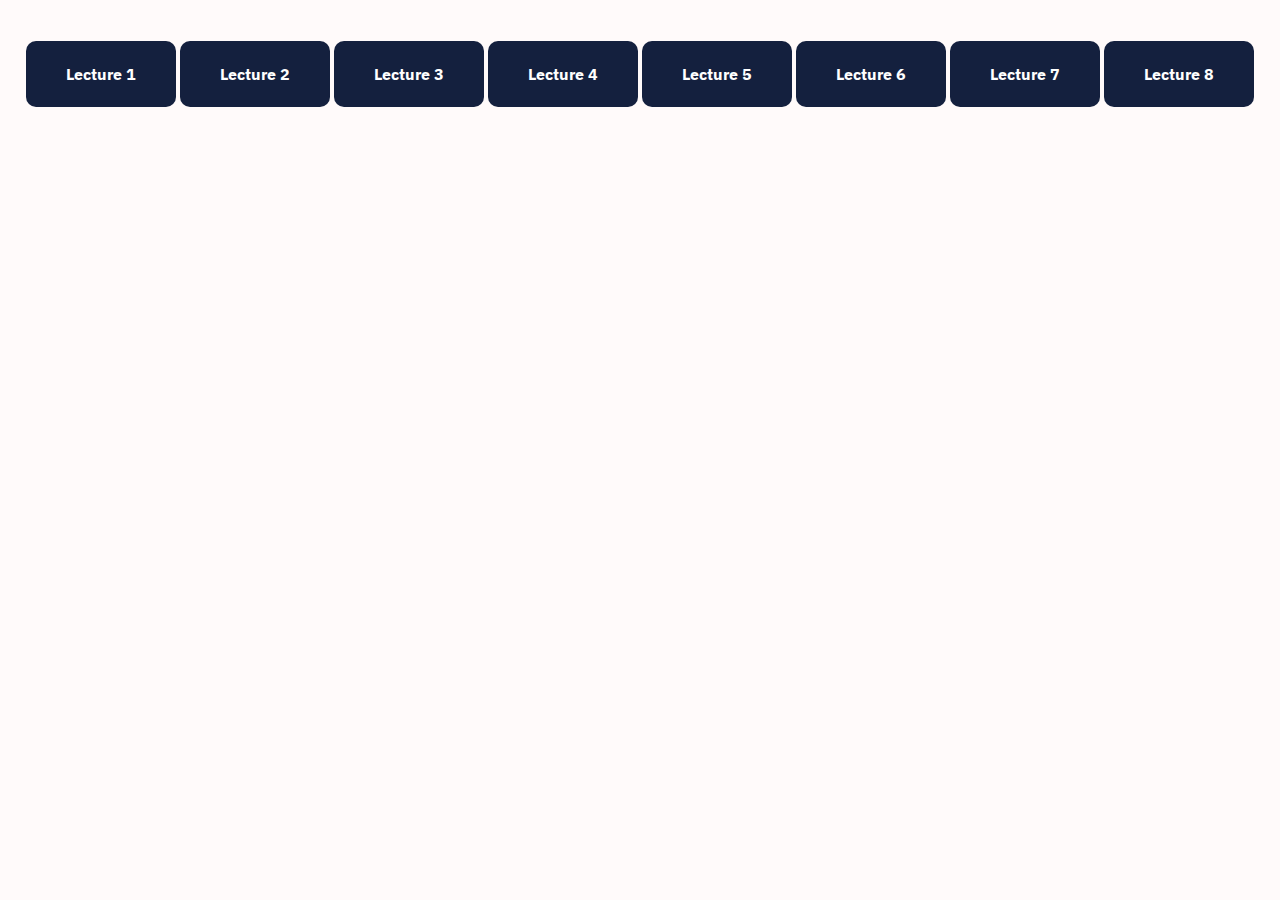
<file: index.html>
<!DOCTYPE html>
<html>
  <head>
    <title>Home Works</title>
    <link rel="stylesheet" href="css/reset.css" />
    <link rel="stylesheet" href="css/style.css" />
  </head>
  <body>
    <a href="grigolabuladze-homework1/index.html">Lecture 1</a>
    <a href="grigolabuladze-homework2/index.html">Lecture 2</a>
    <a href="grigolabuladze-homework3/index.html">Lecture 3</a>
    <a href="grigolabuladze-homework4/index.html">Lecture 4</a>
    <a href="grigolabuladze-homework5/index.html">Lecture 5</a>
    <a href="grigolabuladze-homework6/index.html">Lecture 6</a>
    <a href="grigolabuladze-homework7/index.html">Lecture 7</a>
    <a href="grigolabuladze-homework8/index.html">Lecture 8</a>
  </body>
</html>
</file>
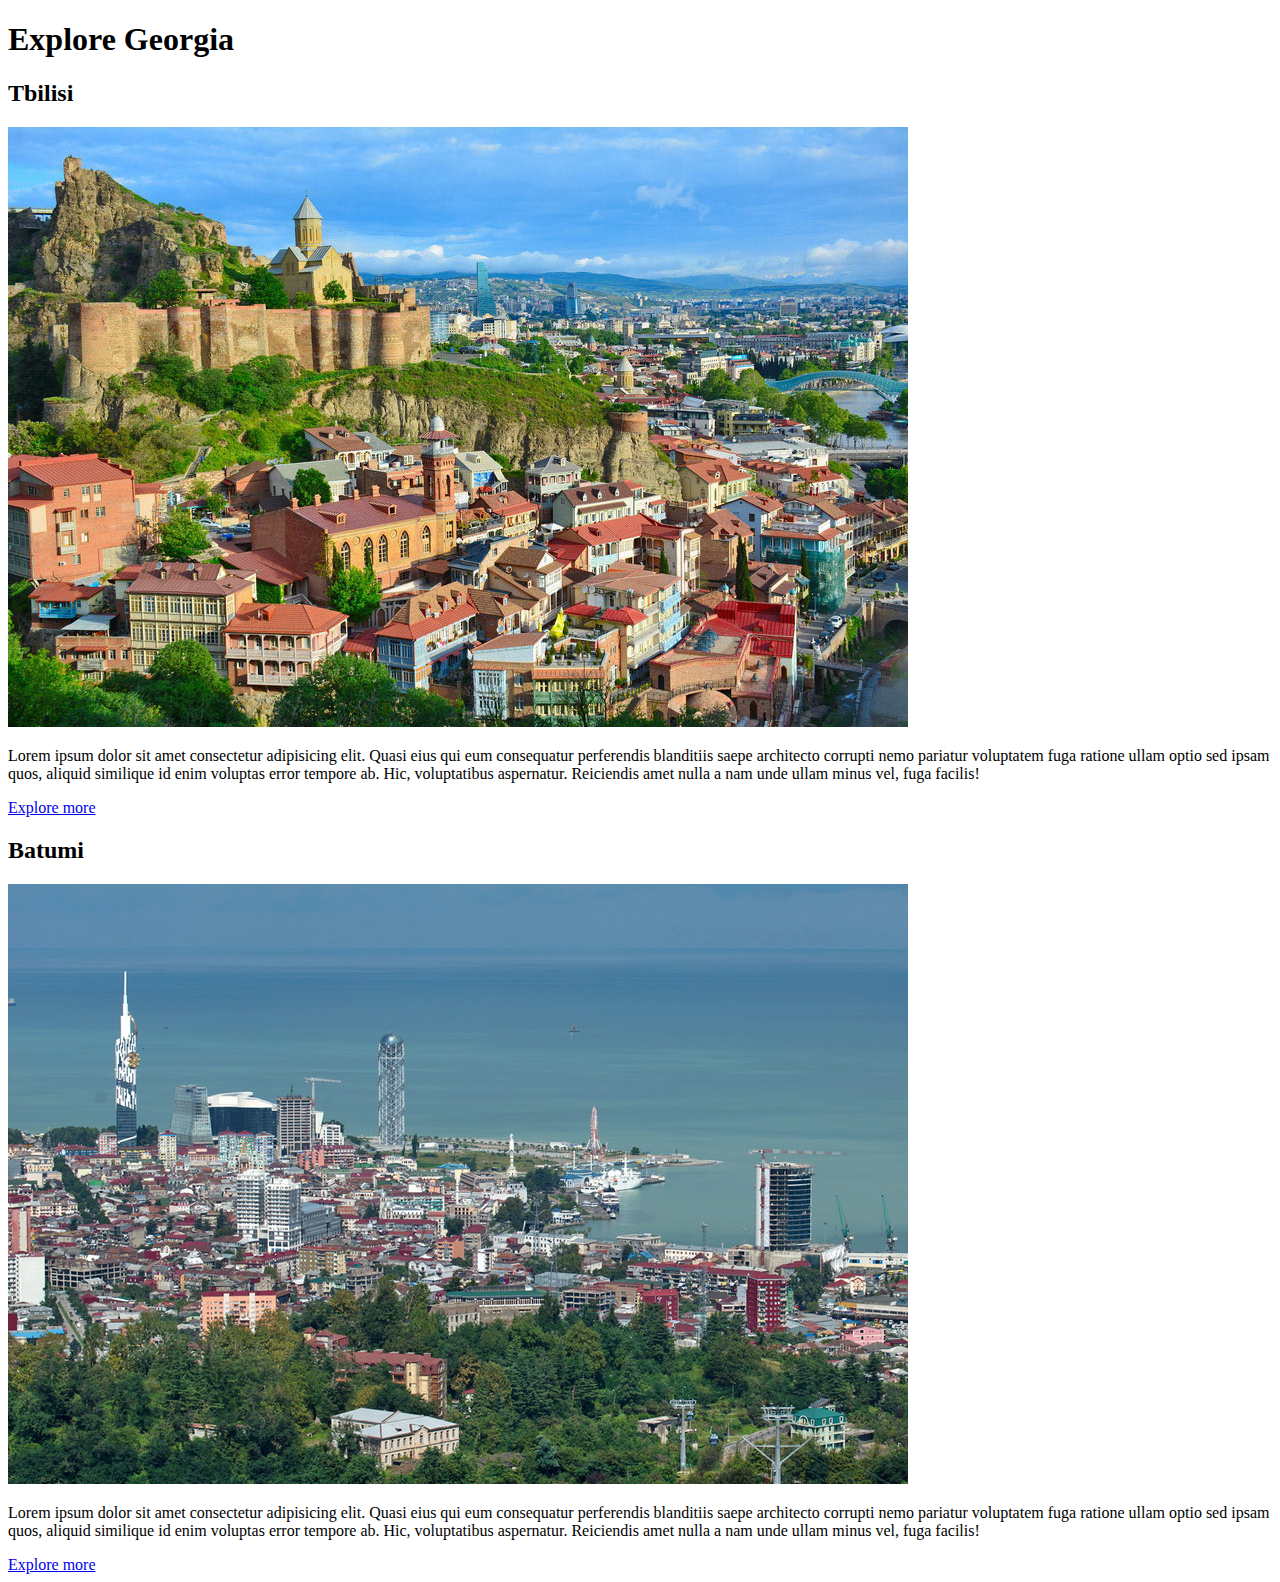
<file: grigolabuladze-homework1/index.html>
<!DOCTYPE html>
<html>
  <head>
    <title>Explore Georgia</title>
  </head>
  <body>
    <div>
      <h1>Explore Georgia</h1>
      <div>
        <h2>Tbilisi</h2>
        <img src="images\tbilisi.jpg" alt="Tbilisi" />
        <p>
          Lorem ipsum dolor sit amet consectetur adipisicing elit. Quasi eius
          qui eum consequatur perferendis blanditiis saepe architecto corrupti
          nemo pariatur voluptatem fuga ratione ullam optio sed ipsam quos,
          aliquid similique id enim voluptas error tempore ab. Hic, voluptatibus
          aspernatur. Reiciendis amet nulla a nam unde ullam minus vel, fuga
          facilis!
        </p>
        <a href="tbilisi.html">Explore more</a>
      </div>
      <div>
        <h2>Batumi</h2>
        <img src="images\batumi.jpg" alt="batumi" />
        <p>
          Lorem ipsum dolor sit amet consectetur adipisicing elit. Quasi eius
          qui eum consequatur perferendis blanditiis saepe architecto corrupti
          nemo pariatur voluptatem fuga ratione ullam optio sed ipsam quos,
          aliquid similique id enim voluptas error tempore ab. Hic, voluptatibus
          aspernatur. Reiciendis amet nulla a nam unde ullam minus vel, fuga
          facilis!
        </p>
        <a href="batumi.html">Explore more</a>
      </div>
    </div>
  </body>
</html>
</file>
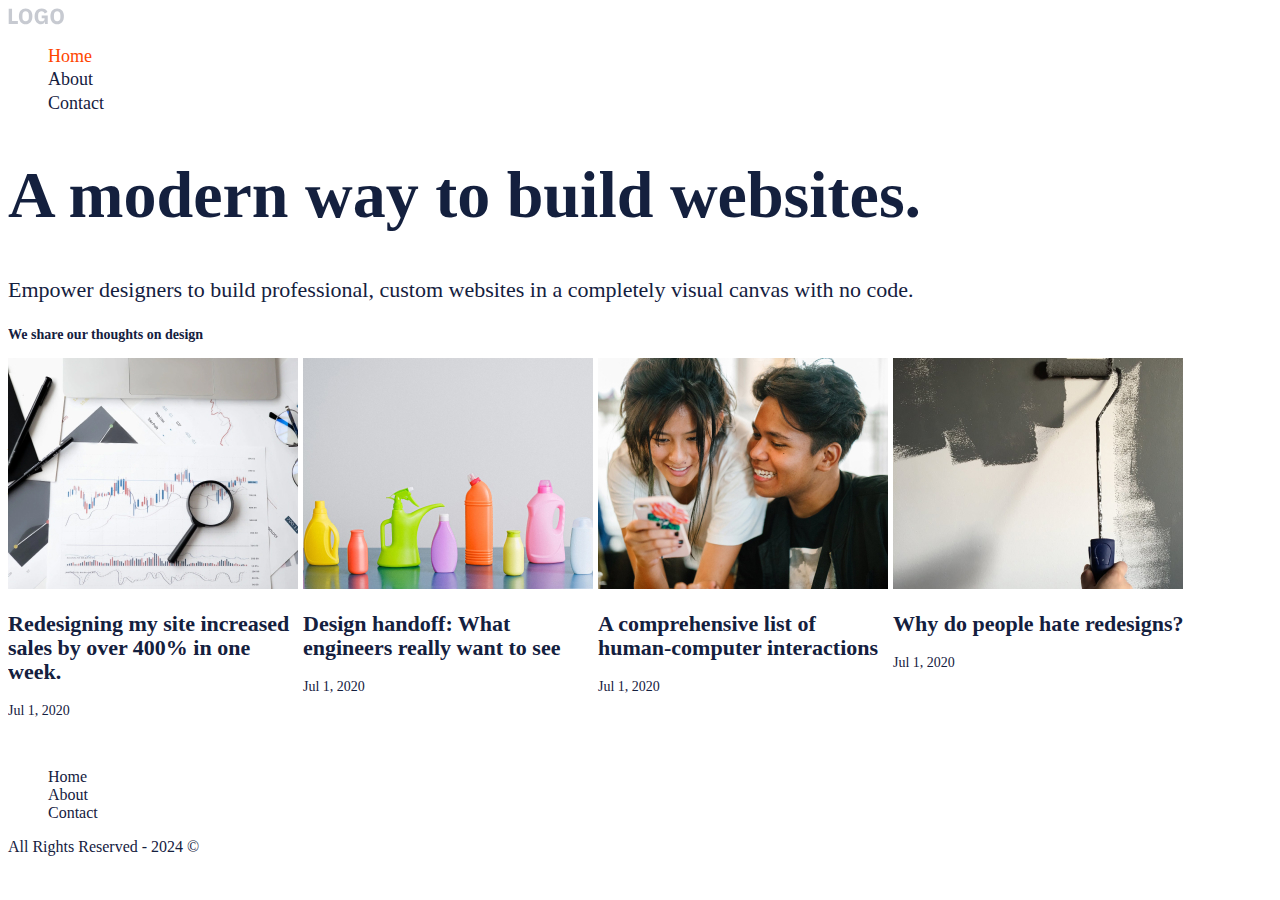
<file: grigolabuladze-homework2/index.html>
<!DOCTYPE html>
<html>
    <head>
        <link rel="stylesheet" href="styles/style.css">
        <title>Web Builder</title>
    </head>
    <body>
        <header>
            <img src="images/Logo.svg" alt="logo">
            <nav>
                <ul>
                    <li>
                        <a href="index.html" class="nav-link active">Home</a>
                    </li>
                    <li>
                        <a href="about.html" class="nav-link f-color">About</a>
                    </li>
                    <li>
                        <a href="contact.html" class="nav-link f-color">Contact</a>
                    </li>
                </ul>
            </nav>
        </header>
        <section>
            <h1 class="main-title f-color">A modern way to build websites.</h1>
            <p class="title-desc f-color">Empower designers to build professional, custom websites in a completely visual canvas with no code.</p>
        </section>
        <section>
            <p class="post-sep-title f-color">We share our thoughts on design</p>
            <div class="post-card f-color">
                <img src="images/card-1.jpg" alt="Post card">
                <h2 class="post-title">Redesigning my site increased sales by over 400% in one week.</h2>
                <p class="post-date">Jul 1, 2020</p>
            </div>
            <div class="post-card f-color">
                <img src="images/card-2.jpg" alt="Post card">
                <h2 class="post-title">Design handoff: What engineers really want to see</h2>
                <p class="post-date">Jul 1, 2020</p>
            </div>
            <div class="post-card f-color">
                <img src="images/card-3.jpg" alt="Post card">
                <h2 class="post-title">A comprehensive list of human-computer interactions</h2>
                <p class="post-date">Jul 1, 2020</p>
            </div>
            <div class="post-card f-color">
                <img src="images/card-4.jpg" alt="Post card">
                <h2 class="post-title">Why do people hate redesigns?</h2>
                <p class="post-date">Jul 1, 2020</p>
            </div>
        </section>
        <br />
        <footer>
            <section>
                <nav>
                    <ul>
                        <li>
                            <a href="index.html" class="f-color">Home</a>        
                        </li>
                        <li>
                            <a href="about.html" class="f-color">About</a>        
                        </li>
                        <li>
                            <a href="contact.html" class="f-color">Contact</a>        
                        </li>
                    </ul>
                </nav>
            </section>
            <section>
                <p class="f-color">All Rights Reserved - 2024 &copy;</p>
            </section>
        </footer>
    </body>
</html>
</file>
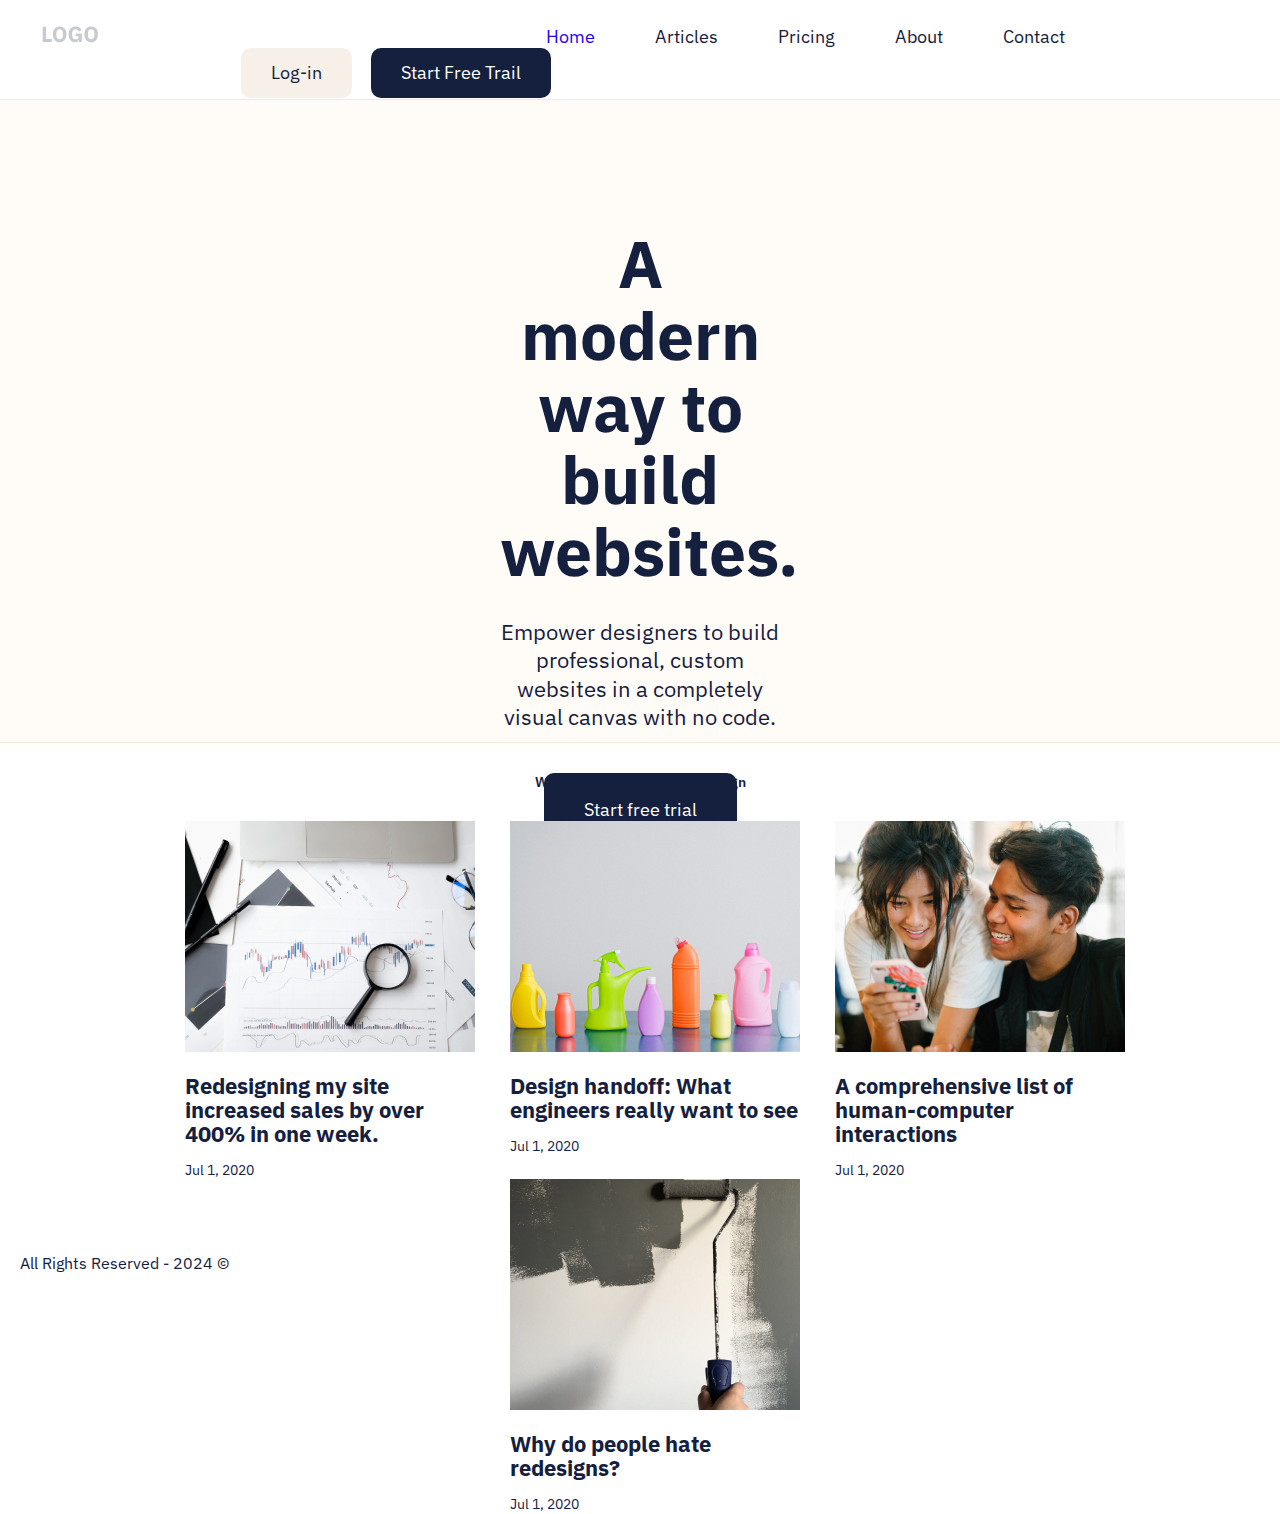
<file: grigolabuladze-homework3/index.html>
<!DOCTYPE html>
<html>
    <head>
        <link rel="stylesheet" href="styles/reset.css">
        <link rel="stylesheet" href="styles/style.css">
        <title>Web Builder</title>
    </head>
    <body>
        <header>
            <img src="images/Logo.svg" alt="logo" class="logo">
            <nav class="nav">
                <ul>
                    <li class="nav-item">
                        <a href="index.html" class="active">Home</a>
                    </li>
                    <li class="nav-item">
                        <a href="#">Articles</a>
                    </li>
                    <li class="nav-item">
                        <a href="#">Pricing</a>
                    </li>
                    <li class="nav-item">
                        <a href="#">About</a>
                    </li>
                    <li class="nav-item">
                        <a href="#">Contact</a>
                    </li>
                </ul>
            </nav>
            <div class="header-buttons">
                <a href="#" class="log-in">Log-in</a>
                <a href="#" class="free-trail">Start Free Trail</a>
            </div>
        </header>
        <section class="main-section">
            <h1 class="main-title">A modern way to build websites.</h1>
            <p class="title-desc">Empower designers to build professional, custom websites in a completely visual canvas with no code.</p>
            <a href="#" class="section-free-trail">Start free trial</a>
        </section>
        <section class="post-section">
            <p class="post-sep-title">We share our thoughts on design</p>
            <div class="post-card">
                <img src="images/card-1.jpg" alt="Post card">
                <h2 class="post-title">Redesigning my site increased sales by over 400% in one week.</h2>
                <p class="post-date">Jul 1, 2020</p>
            </div>
            <div class="post-card">
                <img src="images/card-2.jpg" alt="Post card">
                <h2 class="post-title">Design handoff: What engineers really want to see</h2>
                <p class="post-date">Jul 1, 2020</p>
            </div>
            <div class="post-card">
                <img src="images/card-3.jpg" alt="Post card">
                <h2 class="post-title">A comprehensive list of human-computer interactions</h2>
                <p class="post-date">Jul 1, 2020</p>
            </div>
            <div class="post-card">
                <img src="images/card-4.jpg" alt="Post card">
                <h2 class="post-title">Why do people hate redesigns?</h2>
                <p class="post-date">Jul 1, 2020</p>
            </div>
        </section>
        <br />
        <footer>
            <section>
                <p class="copyrights">All Rights Reserved - 2024 &copy;</p>
            </section>
        </footer>
    </body>
</html>
</file>
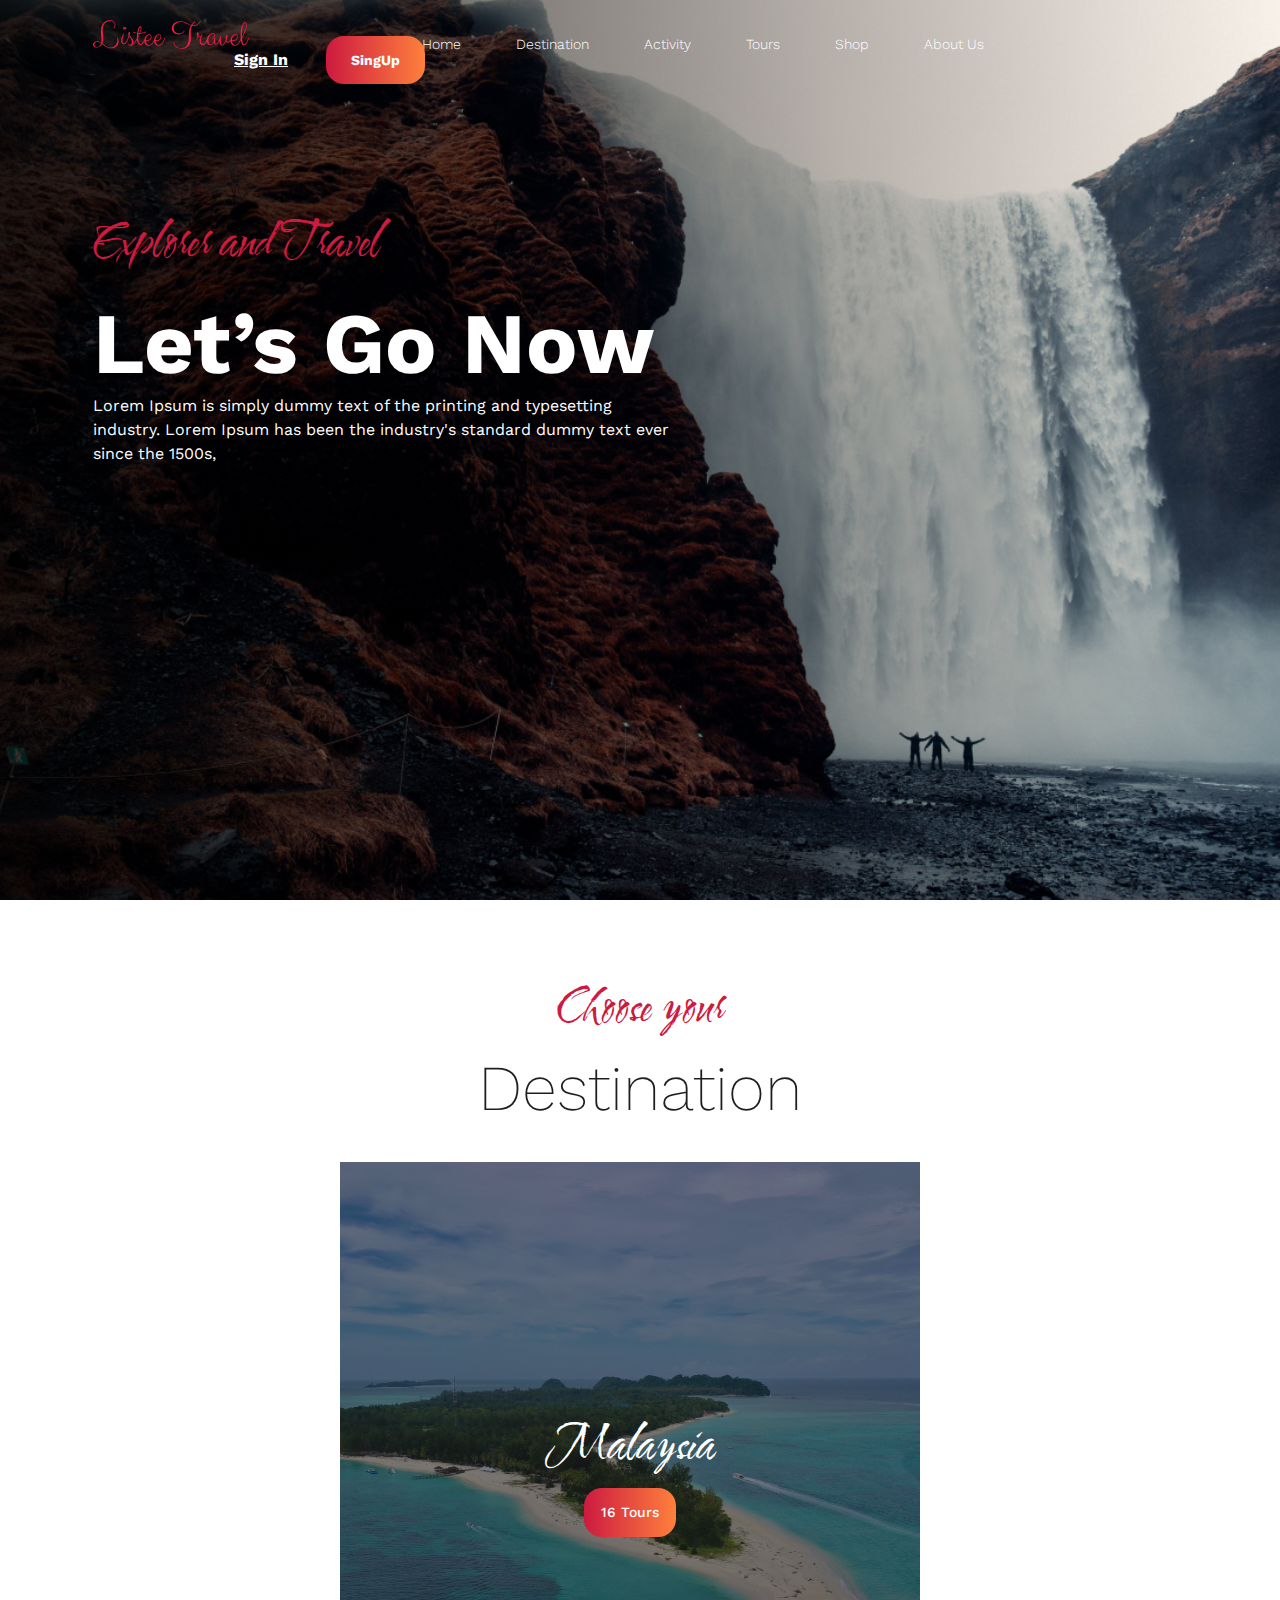
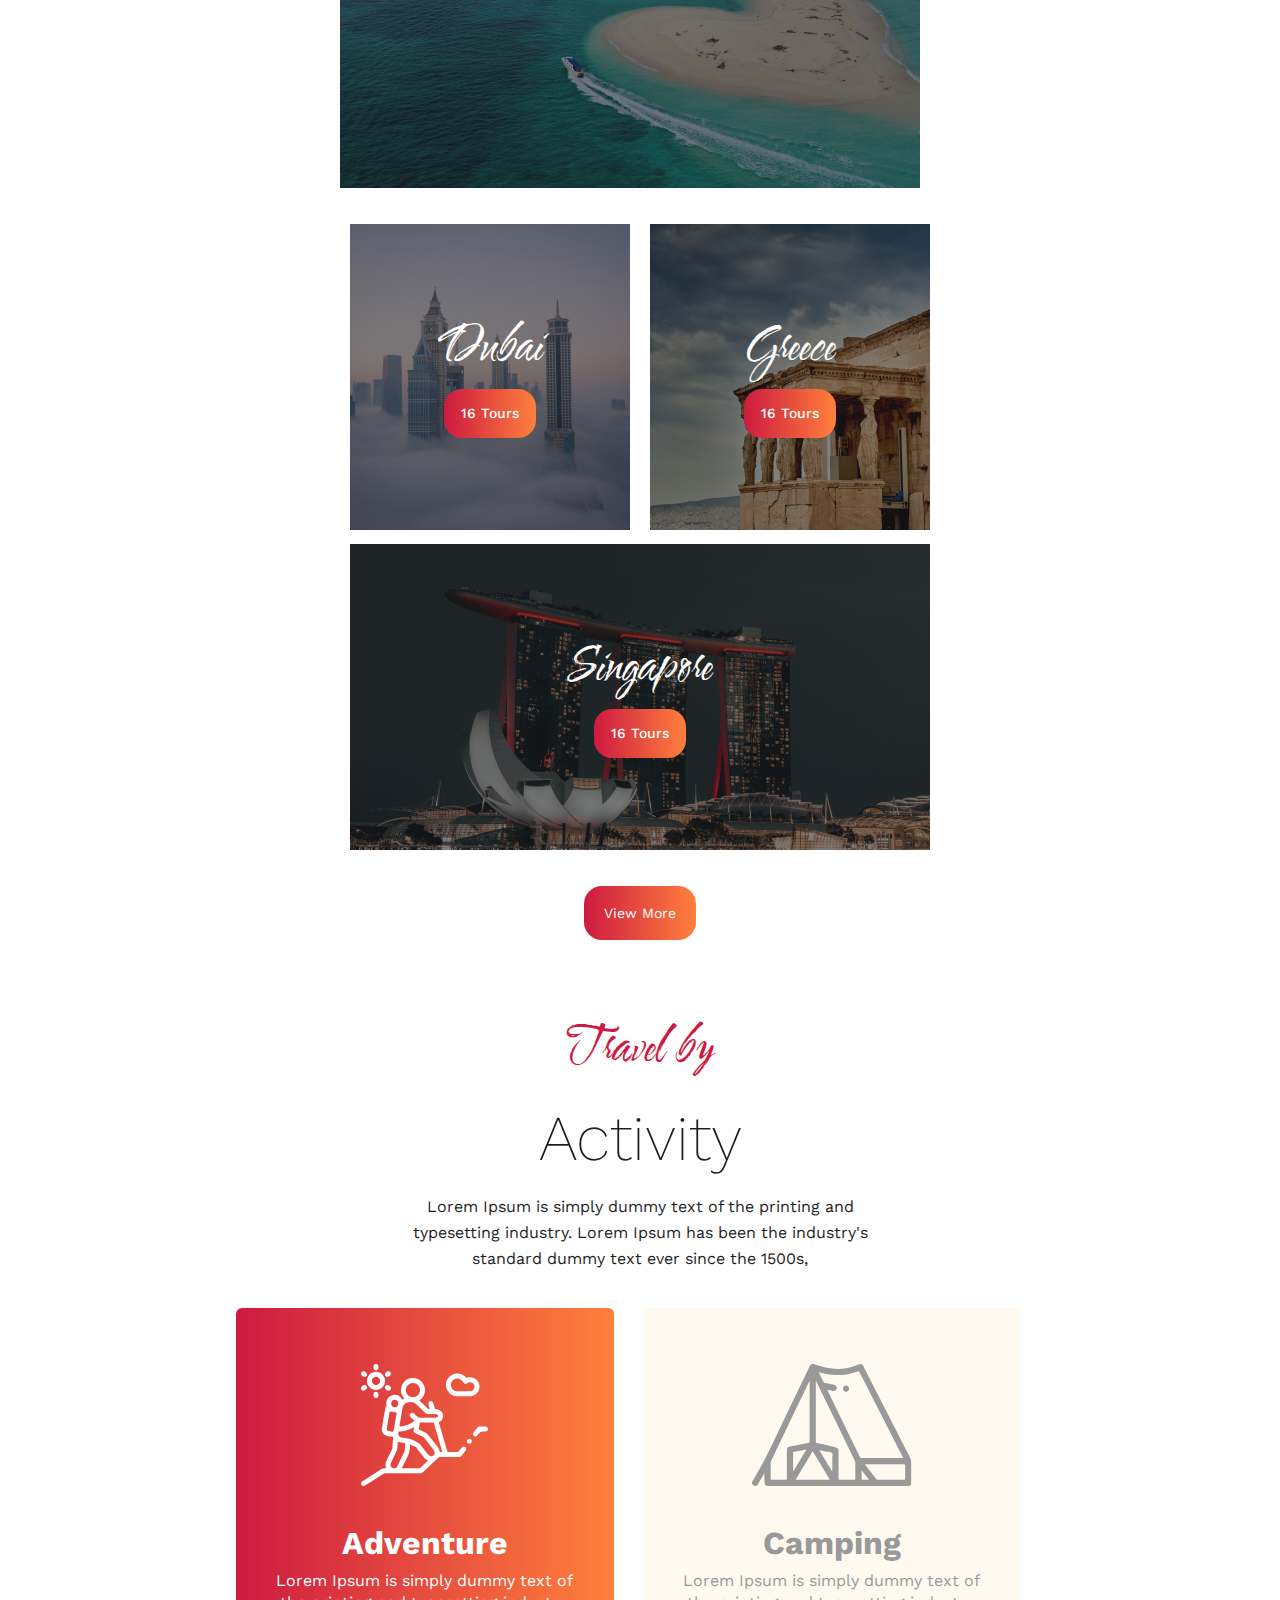
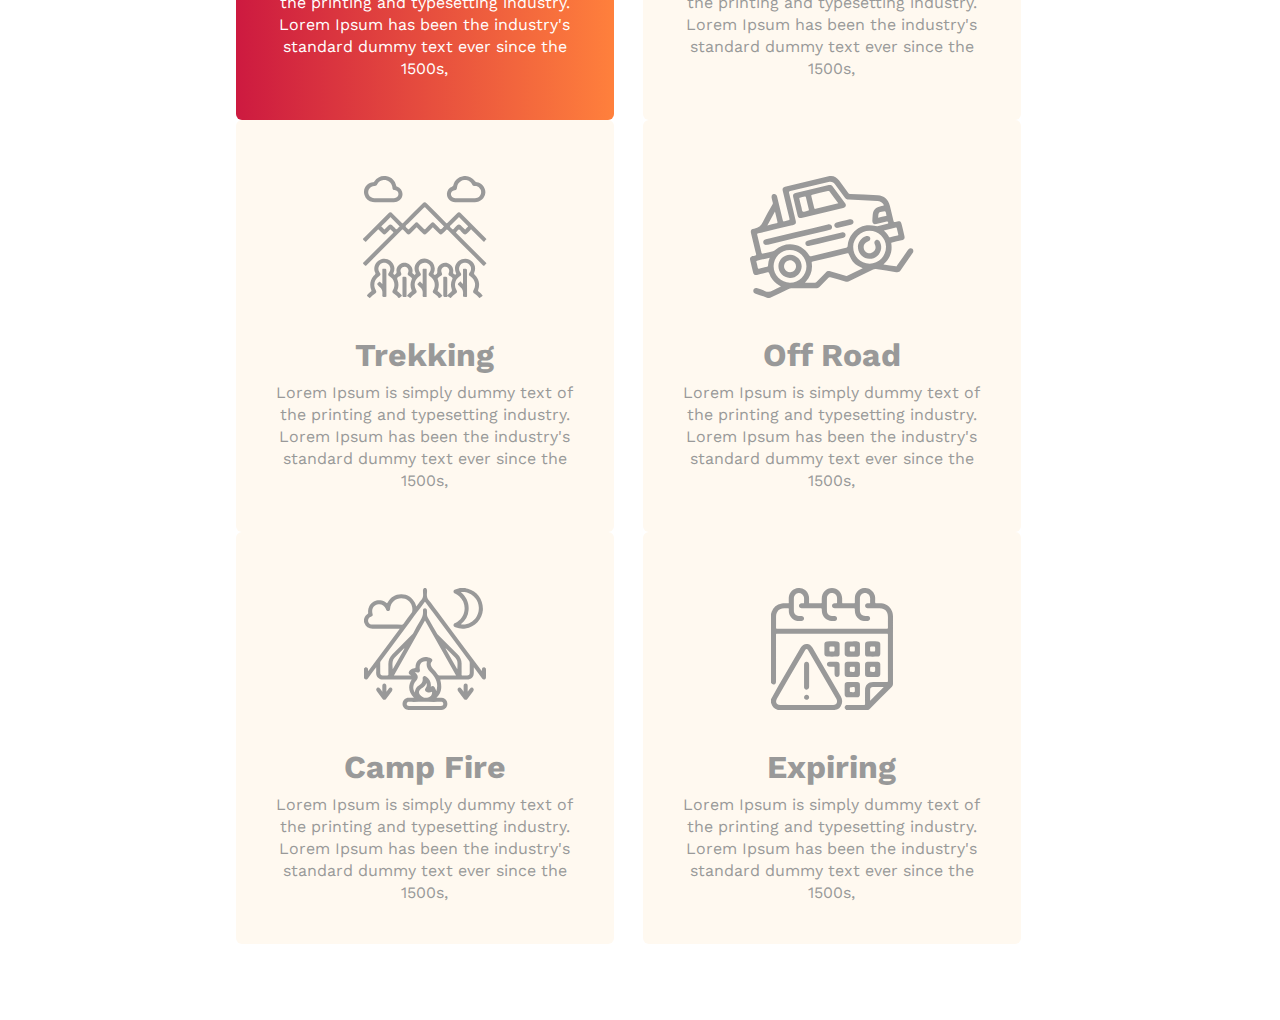
<file: grigolabuladze-homework4/index.html>
<!DOCTYPE html>
<html>
  <head>
    <link rel="stylesheet" href="css/reset.css" />
    <link rel="stylesheet" href="css/style.css" />
    <title>Lecture 4</title>
  </head>
  <body>
    <header>
      <section class="nav-sec">
        <img src="images/logo.svg" class="logo" alt="logo" />
        <nav>
          <ul>
            <li class="nav-item">
              <a href="#">Home</a>
            </li>
            <li class="nav-item">
              <a href="#destination">Destination</a>
            </li>
            <li class="nav-item">
              <a href="#activity">Activity</a>
            </li>
            <li class="nav-item">
              <a href="#">Tours</a>
            </li>
            <li class="nav-item">
              <a href="#">Shop</a>
            </li>
            <li class="nav-item">
              <a href="#">About Us</a>
            </li>
          </ul>
        </nav>
        <div class="authentication">
          <a href="#" class="sign-in">Sign In</a>
          <a href="#" class="sign-up">SingUp</a>
        </div>
      </section>
      <section class="cover-sec">
        <h2 class="pretty-title p-colored">Explorer and Travel</h2>
        <h1>Let’s Go Now</h1>
        <p class="cover-des">
          Lorem Ipsum is simply dummy text of the printing and typesetting
          industry. Lorem Ipsum has been the industry's standard dummy text ever
          since the 1500s,
        </p>
      </section>
    </header>
    <section class="destination" id="destination">
      <h2 class="pretty-title p-colored">Choose your</h2>
      <h2 class="section-title">Destination</h2>
      <div class="des-left-card">
        <h2 class="pretty-title">Malaysia</h2>
        <a href="#" class="card-button">16 Tours</a>
      </div>
      <div class="des-right-card">
        <div class="des-right-small-card dubai">
          <h2 class="pretty-title">Dubai</h2>
          <a href="#" class="card-button">16 Tours</a>
        </div>
        <div class="des-right-small-card greece">
          <h2 class="pretty-title">Greece</h2>
          <a href="#" class="card-button">16 Tours</a>
        </div>
        <div class="des-right-larg-card">
          <h2 class="pretty-title">Singapore</h2>
          <a href="#" class="card-button">16 Tours</a>
        </div>
      </div>
      <div class="more">
        <a href="#" class="tour-more">View More</a>
      </div>
    </section>

    <section class="activity" id="activity">
      <h2 class="pretty-title p-colored">Travel by</h2>
      <h2 class="act-title">Activity</h2>
      <p class="act-desc">
        Lorem Ipsum is simply dummy text of the printing and typesetting
        industry. Lorem Ipsum has been the industry's standard dummy text ever
        since the 1500s,
      </p>
      <div class="card">
        <img src="images/adventure.svg" alt="adventure" />
        <h2 class="title">Adventure</h2>
        <p class="desc">
          Lorem Ipsum is simply dummy text of the printing and typesetting
          industry. Lorem Ipsum has been the industry's standard dummy text ever
          since the 1500s,
        </p>
      </div>
      <div class="card-white">
        <img src="images/camping.svg" alt="Camping" />
        <h2 class="title">Camping</h2>
        <p class="desc">
          Lorem Ipsum is simply dummy text of the printing and typesetting
          industry. Lorem Ipsum has been the industry's standard dummy text ever
          since the 1500s,
        </p>
      </div>
      <div class="card-white">
        <img src="images/trekking.svg" alt="Trekking" />
        <h2 class="title">Trekking</h2>
        <p class="desc">
          Lorem Ipsum is simply dummy text of the printing and typesetting
          industry. Lorem Ipsum has been the industry's standard dummy text ever
          since the 1500s,
        </p>
      </div>
      <div class="card-white">
        <img src="images/off-Road.svg" alt="Off Road" />
        <h2 class="title">Off Road</h2>
        <p class="desc">
          Lorem Ipsum is simply dummy text of the printing and typesetting
          industry. Lorem Ipsum has been the industry's standard dummy text ever
          since the 1500s,
        </p>
      </div>
      <div class="card-white">
        <img src="images/camp-fire.svg" alt="Camp Fire" />
        <h2 class="title">Camp Fire</h2>
        <p class="desc">
          Lorem Ipsum is simply dummy text of the printing and typesetting
          industry. Lorem Ipsum has been the industry's standard dummy text ever
          since the 1500s,
        </p>
      </div>
      <div class="card-white">
        <img src="images/expiring.svg" alt="Expiring" />
        <h2 class="title">Expiring</h2>
        <p class="desc">
          Lorem Ipsum is simply dummy text of the printing and typesetting
          industry. Lorem Ipsum has been the industry's standard dummy text ever
          since the 1500s,
        </p>
      </div>
    </section>
  </body>
</html>
</file>
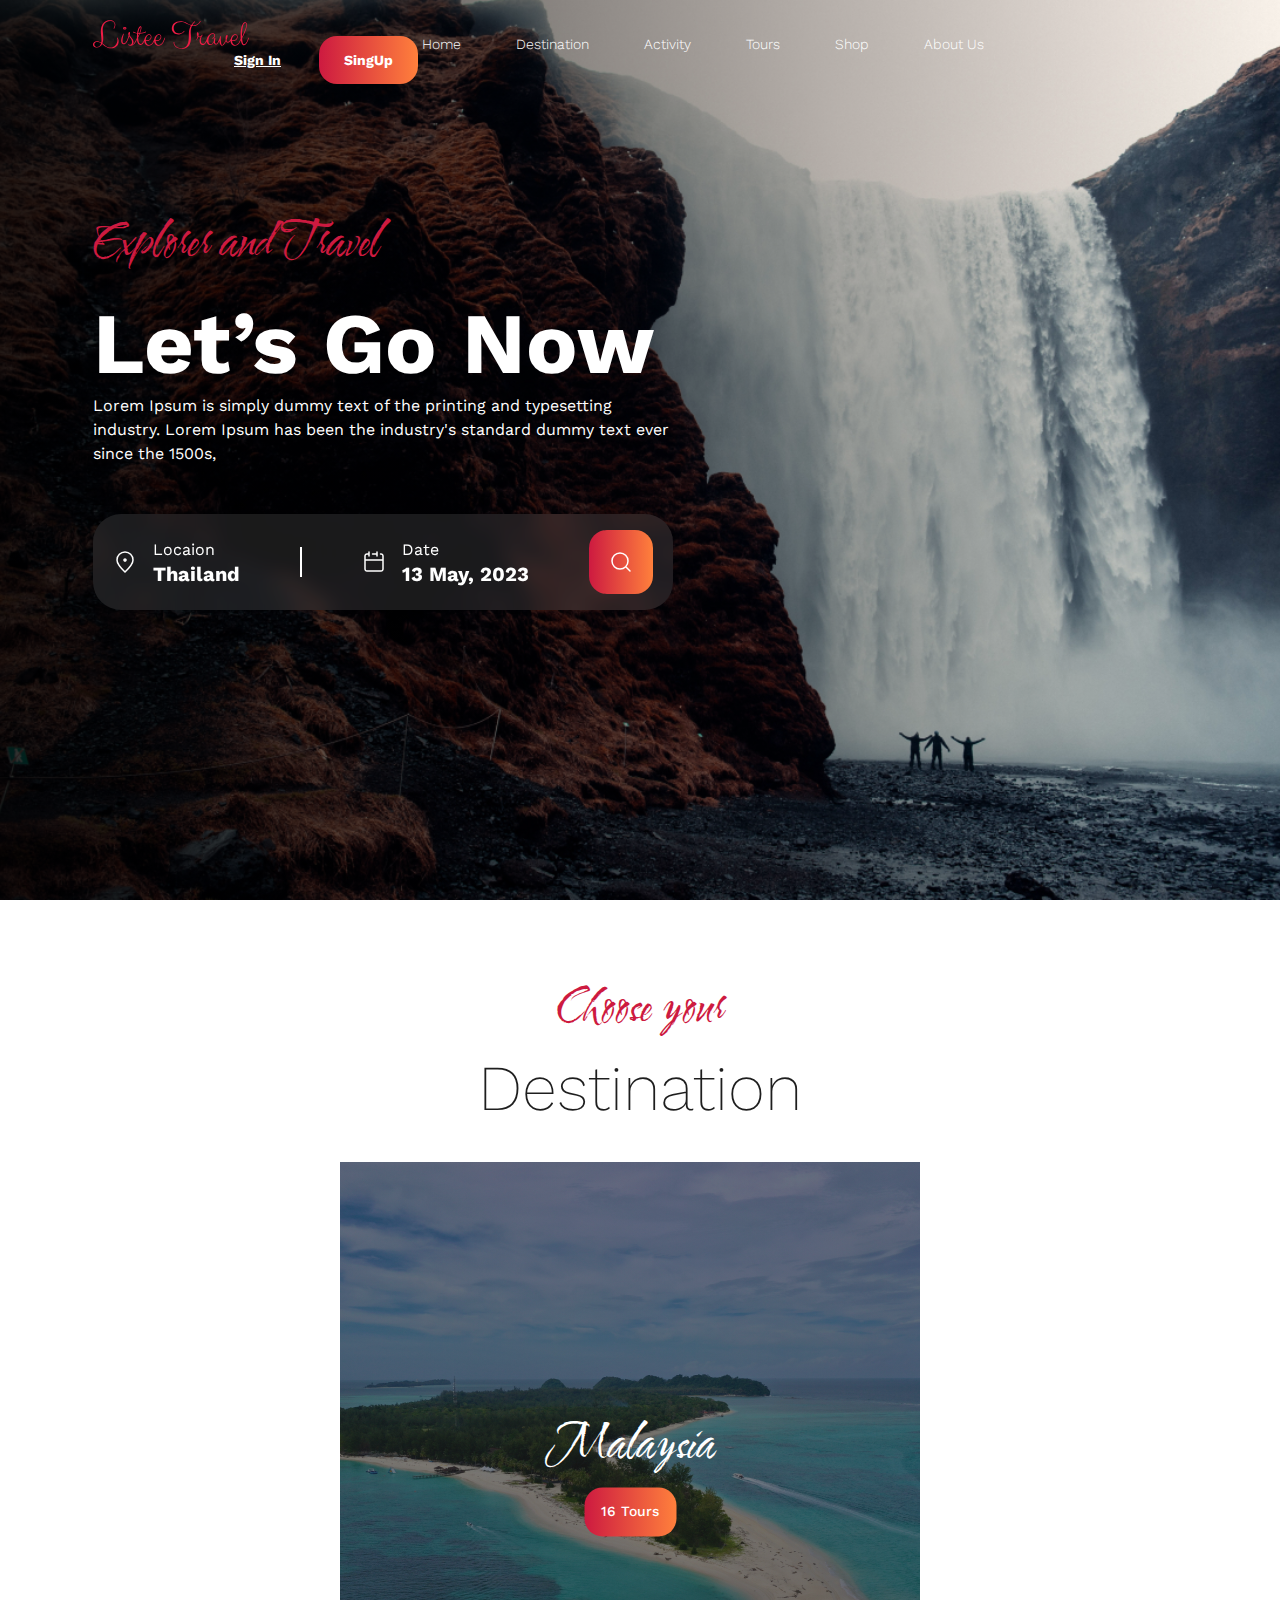
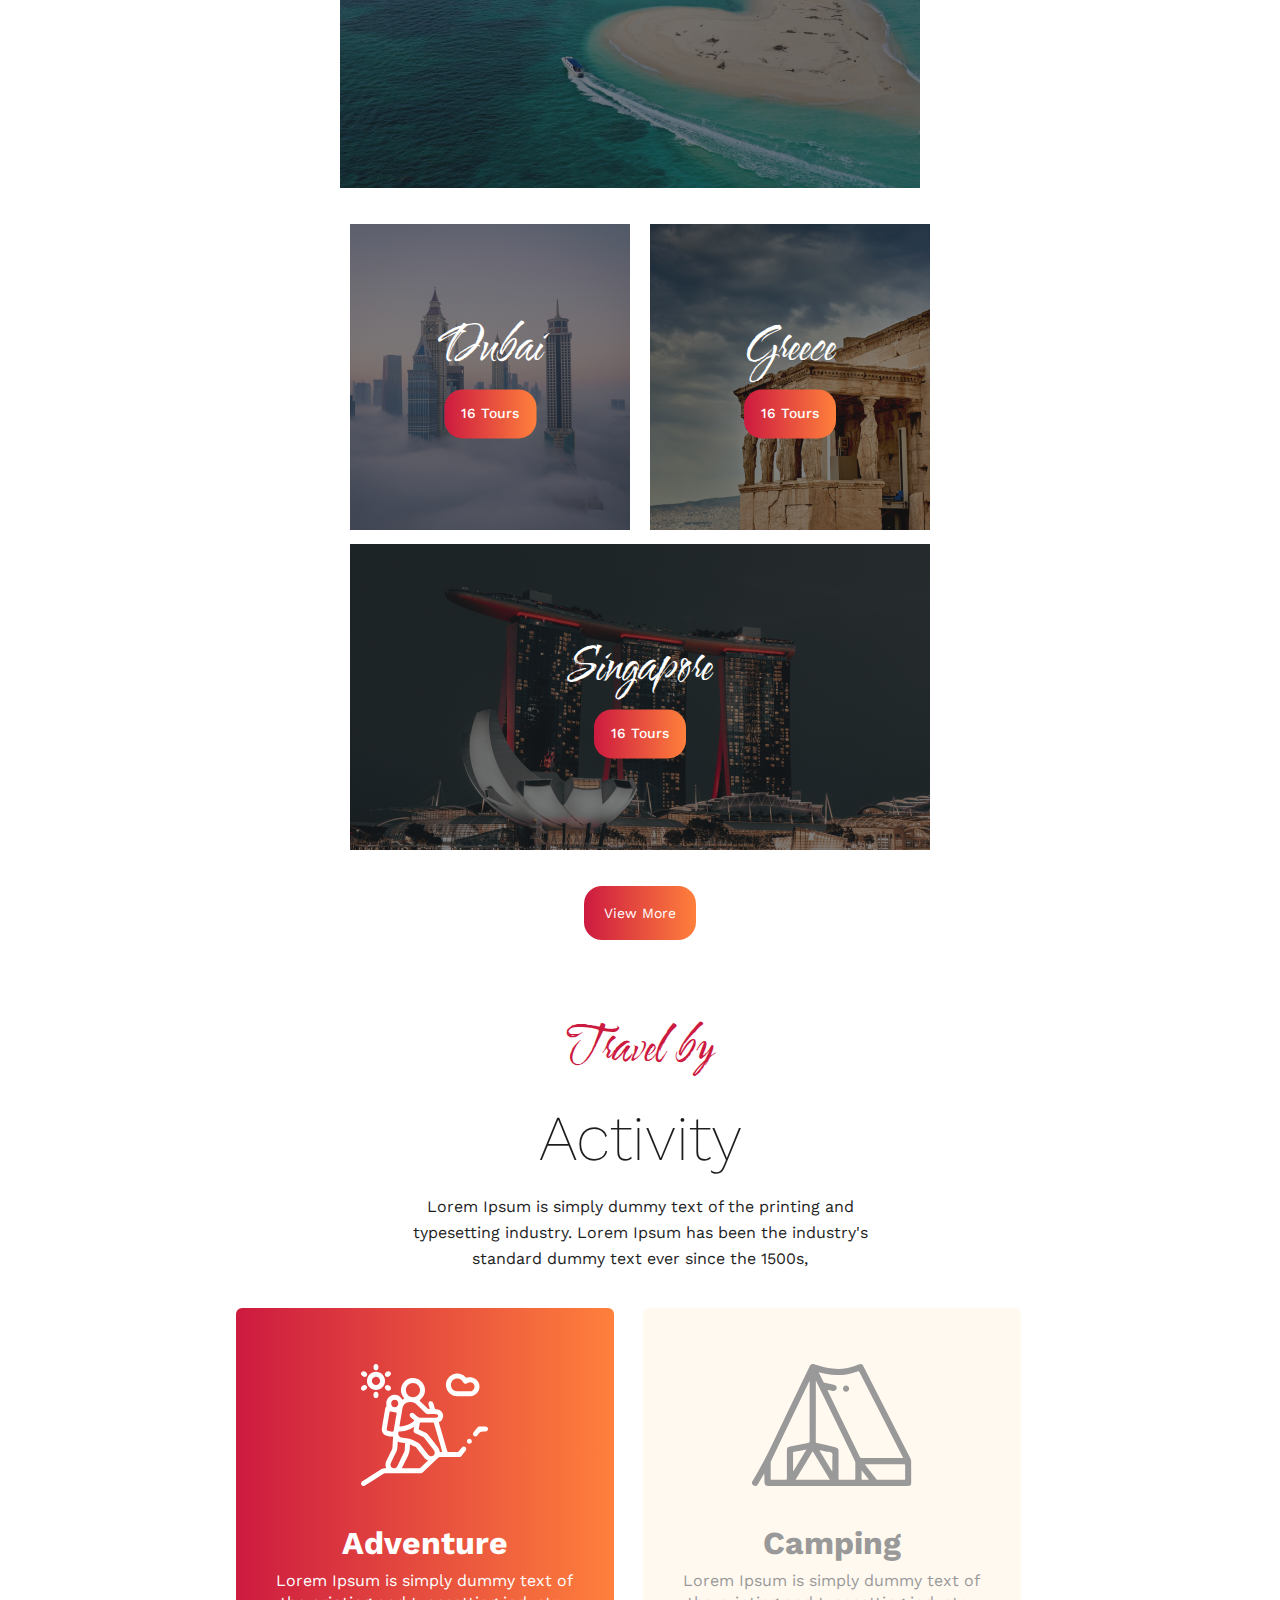
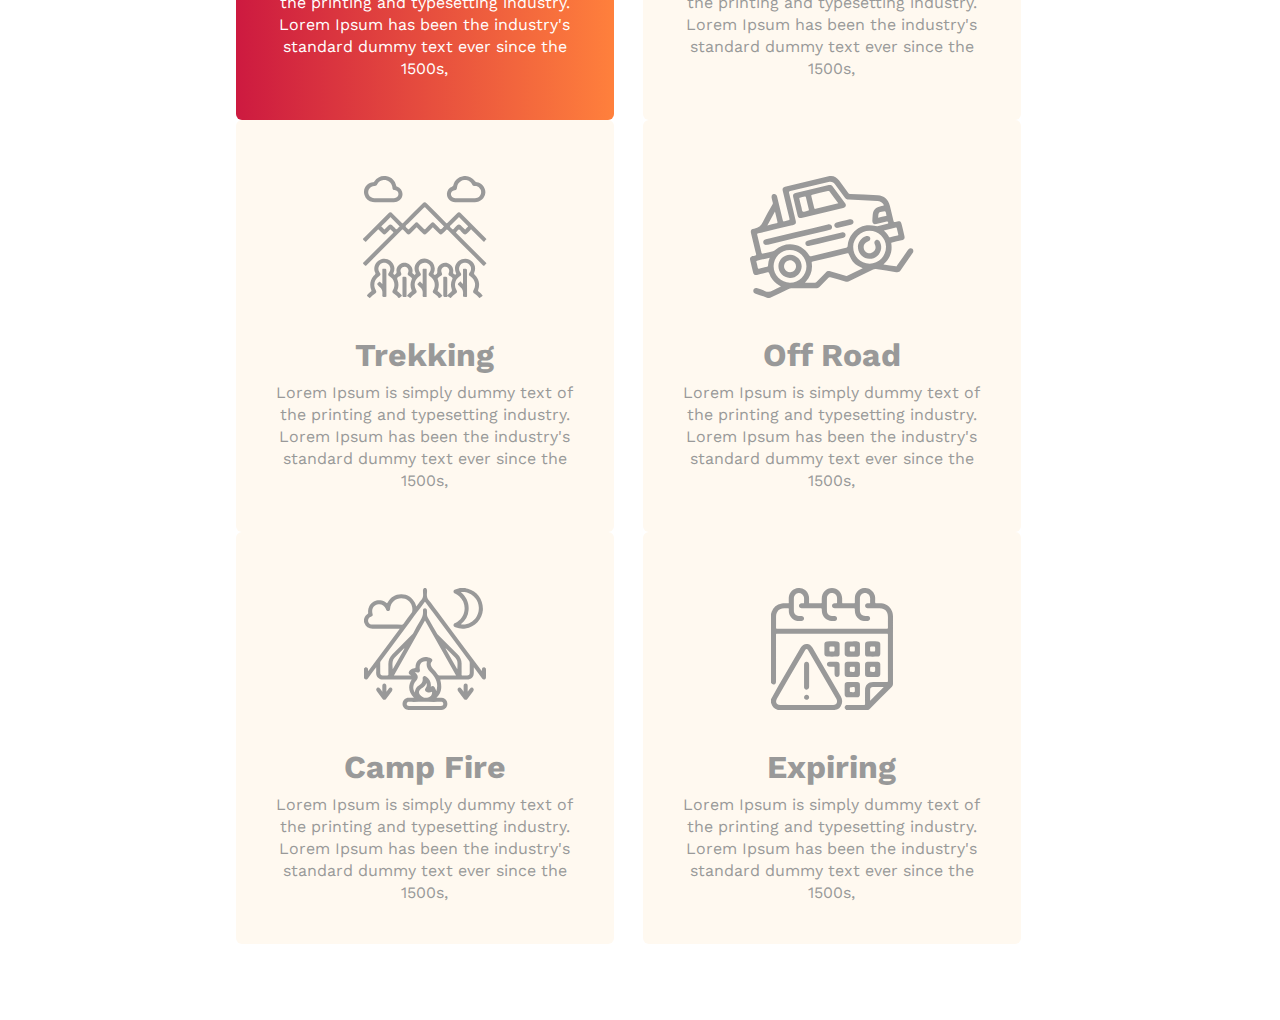
<file: grigolabuladze-homework5/index.html>
<!DOCTYPE html>
<html>
  <head>
    <link rel="stylesheet" href="css/reset.css" />
    <link rel="stylesheet" href="css/style.css" />
    <title>Lecture 5</title>
  </head>
  <body>
    <header>
      <section class="nav-sec">
        <img src="images/logo.svg" class="logo" alt="logo" />
        <nav>
          <ul>
            <li class="nav-item">
              <a href="#">Home</a>
            </li>
            <li class="nav-item">
              <a href="#destination">Destination</a>
            </li>
            <li class="nav-item">
              <a href="#activity">Activity</a>
            </li>
            <li class="nav-item">
              <a href="#">Tours</a>
            </li>
            <li class="nav-item">
              <a href="#">Shop</a>
            </li>
            <li class="nav-item">
              <a href="#">About Us</a>
            </li>
          </ul>
        </nav>
        <div class="authentication">
          <a href="#" class="sign-in">Sign In</a>
          <a href="#" class="sign-up">SingUp</a>
        </div>
      </section>
      <section class="cover-sec">
        <h2 class="pretty-title p-colored">Explorer and Travel</h2>
        <h1>Let’s Go Now</h1>
        <p class="cover-des">
          Lorem Ipsum is simply dummy text of the printing and typesetting
          industry. Lorem Ipsum has been the industry's standard dummy text ever
          since the 1500s,
        </p>
        <div class="search">
          <div class="absolute">
            <div class="location">
              <img src="images/drop.svg" alt="drop" />
              <div class="search-text">
                <h3>Locaion</h3>
                <p>Thailand</p>
              </div>
            </div>
            <div class="splitter"></div>
            <div class="date">
              <img src="images/date.svg" alt="drop" />
              <div class="search-text">
                <h3>Date</h3>
                <p>13 May, 2023</p>
              </div>
            </div>
            <a href="#" class="search-button">
              <img src="images/search.svg" alt="" />
            </a>
          </div>
        </div>
      </section>
    </header>
    <section class="destination" id="destination">
      <h2 class="pretty-title p-colored">Choose your</h2>
      <h2 class="section-title">Destination</h2>
      <div class="des-left-card">
        <div class="card-relative">
          <h3 class="pretty-title">Malaysia</h3>
          <a href="#" class="card-button">16 Tours</a>
        </div>
      </div>
      <div class="des-right-card">
        <div class="des-right-small-card dubai">
          <div class="card-relative">
            <h3 class="pretty-title">Dubai</h3>
            <a href="#" class="card-button">16 Tours</a>
          </div>
        </div>
        <div class="des-right-small-card greece">
          <div class="card-relative">
            <h3 class="pretty-title">Greece</h3>
            <a href="#" class="card-button">16 Tours</a>
          </div>
        </div>
        <div class="des-right-larg-card">
          <div class="card-relative">
            <h3 class="pretty-title">Singapore</h3>
            <a href="#" class="card-button">16 Tours</a>
          </div>
        </div>
      </div>
      <div class="more">
        <a href="#" class="tour-more">View More</a>
      </div>
    </section>

    <section class="activity" id="activity">
      <h2 class="pretty-title p-colored">Travel by</h2>
      <h2 class="act-title">Activity</h2>
      <p class="act-desc">
        Lorem Ipsum is simply dummy text of the printing and typesetting
        industry. Lorem Ipsum has been the industry's standard dummy text ever
        since the 1500s,
      </p>
      <div class="card">
        <img src="images/adventure.svg" alt="adventure" />
        <h2 class="title">Adventure</h2>
        <p class="desc">
          Lorem Ipsum is simply dummy text of the printing and typesetting
          industry. Lorem Ipsum has been the industry's standard dummy text ever
          since the 1500s,
        </p>
      </div>
      <div class="card-white">
        <img src="images/camping.svg" alt="Camping" />
        <h2 class="title">Camping</h2>
        <p class="desc">
          Lorem Ipsum is simply dummy text of the printing and typesetting
          industry. Lorem Ipsum has been the industry's standard dummy text ever
          since the 1500s,
        </p>
      </div>
      <div class="card-white">
        <img src="images/trekking.svg" alt="Trekking" />
        <h2 class="title">Trekking</h2>
        <p class="desc">
          Lorem Ipsum is simply dummy text of the printing and typesetting
          industry. Lorem Ipsum has been the industry's standard dummy text ever
          since the 1500s,
        </p>
      </div>
      <div class="card-white">
        <img src="images/off-Road.svg" alt="Off Road" />
        <h2 class="title">Off Road</h2>
        <p class="desc">
          Lorem Ipsum is simply dummy text of the printing and typesetting
          industry. Lorem Ipsum has been the industry's standard dummy text ever
          since the 1500s,
        </p>
      </div>
      <div class="card-white">
        <img src="images/camp-fire.svg" alt="Camp Fire" />
        <h2 class="title">Camp Fire</h2>
        <p class="desc">
          Lorem Ipsum is simply dummy text of the printing and typesetting
          industry. Lorem Ipsum has been the industry's standard dummy text ever
          since the 1500s,
        </p>
      </div>
      <div class="card-white">
        <img src="images/expiring.svg" alt="Expiring" />
        <h2 class="title">Expiring</h2>
        <p class="desc">
          Lorem Ipsum is simply dummy text of the printing and typesetting
          industry. Lorem Ipsum has been the industry's standard dummy text ever
          since the 1500s,
        </p>
      </div>
    </section>
  </body>
</html>
</file>
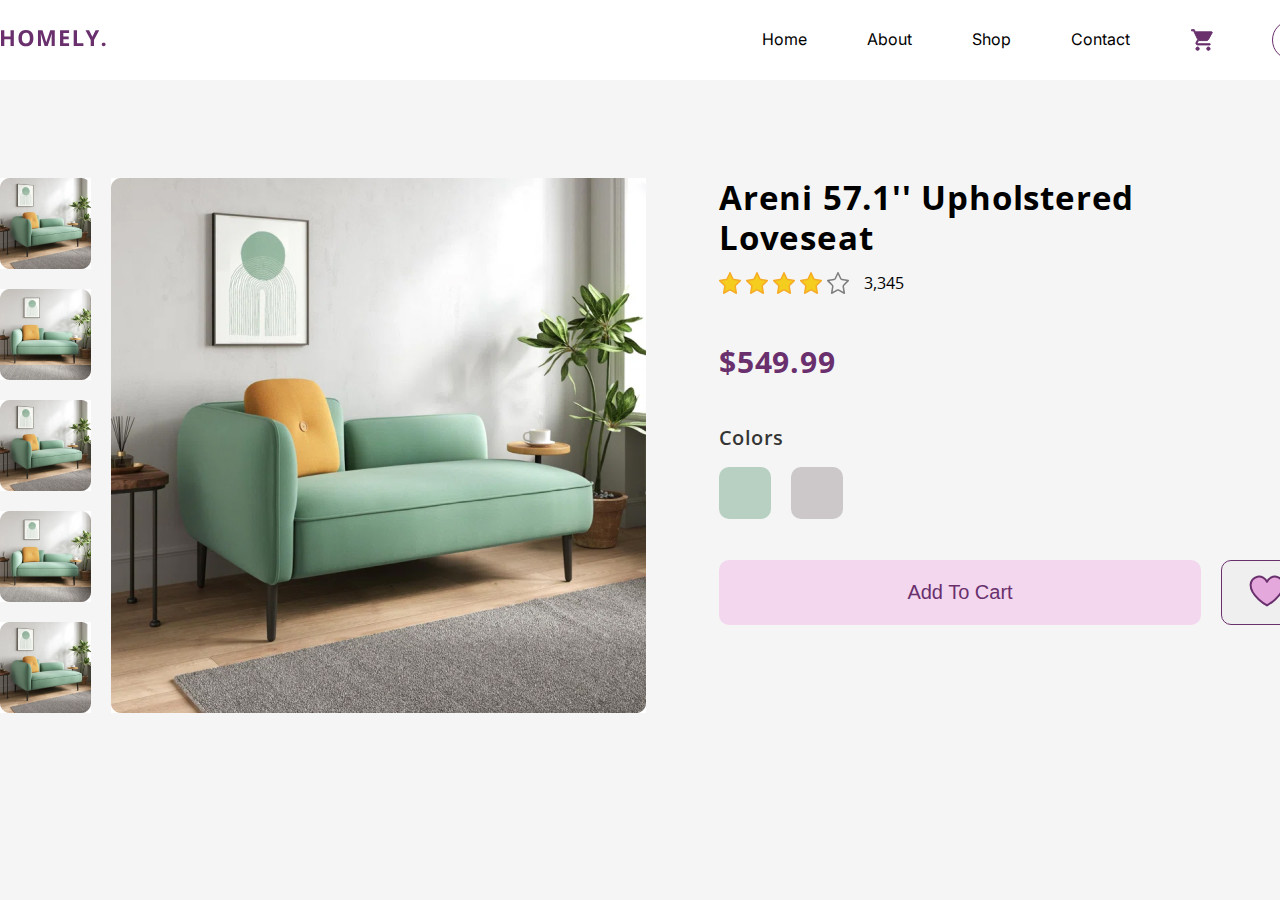
<file: grigolabuladze-homework6/index.html>
<!DOCTYPE html>
<html>
  <head>
    <title>lecture 6 | Display Flex</title>
    <link rel="stylesheet" href="css/reset.css" />
    <link rel="stylesheet" href="css/styles.css" />
  </head>
  <body>
    <header>
      <div class="header-content container">
        <a href="index.html">
          <img src="images/logo.svg" alt="logo" />
        </a>

        <div class="nav-list-buttons">
          <nav>
            <ul class="nav-list">
              <li>
                <a href="index.html">Home</a>
              </li>
              <li>
                <a href="index.html">About</a>
              </li>
              <li>
                <a href="index.html">Shop</a>
              </li>
              <li>
                <a href="index.html">Contact</a>
              </li>
            </ul>
          </nav>

          <div class="header-buttons">
            <img src="images/cart-icon.svg" class="cart" />

            <div class="profile-btn">
              <img src="images/user-icon.svg" alt="log in" />
            </div>
          </div>
        </div>
      </div>
    </header>

    <main>
      <div class="main-content container">
        <div class="gallery-section">
          <div class="images-list">
            <img src="images/product-img-1.jpg" />
            <img src="images/product-img-2.jpg" />
            <img src="images/product-img-1.jpg" />
            <img src="images/product-img-2.jpg" />
            <img src="images/product-img-1.jpg" />
          </div>

          <div class="main-img"></div>
        </div>
        <div class="text-section">
          <h2 class="product-title">Areni 57.1'' Upholstered Loveseat</h2>
          <div class="rating">
            <div class="star-icon">
              <img src="images/star.svg" alt="star" />
              <img src="images/star.svg" alt="star" />
              <img src="images/star.svg" alt="star" />
              <img src="images/star.svg" alt="star" />
              <img src="images/h-star.svg" alt="star" />
            </div>
            <p class="reviev">3,345</p>
          </div>
          <div class="price"><p>$549.99</p></div>
          <div class="color"><p>Colors</p></div>
          <div class="colors-choice">
            <div class="choice green"></div>
            <div class="choice gray"></div>
          </div>

          <div class="cart-wishlist-buttons">
            <button class="add-to-cart">Add To Cart</button>
            <button class="add-to-wishlist">
              <img src="images/heart.svg" alt="wishlist" />
            </button>
          </div>
        </div>
      </div>
    </main>
  </body>
</html>
</file>
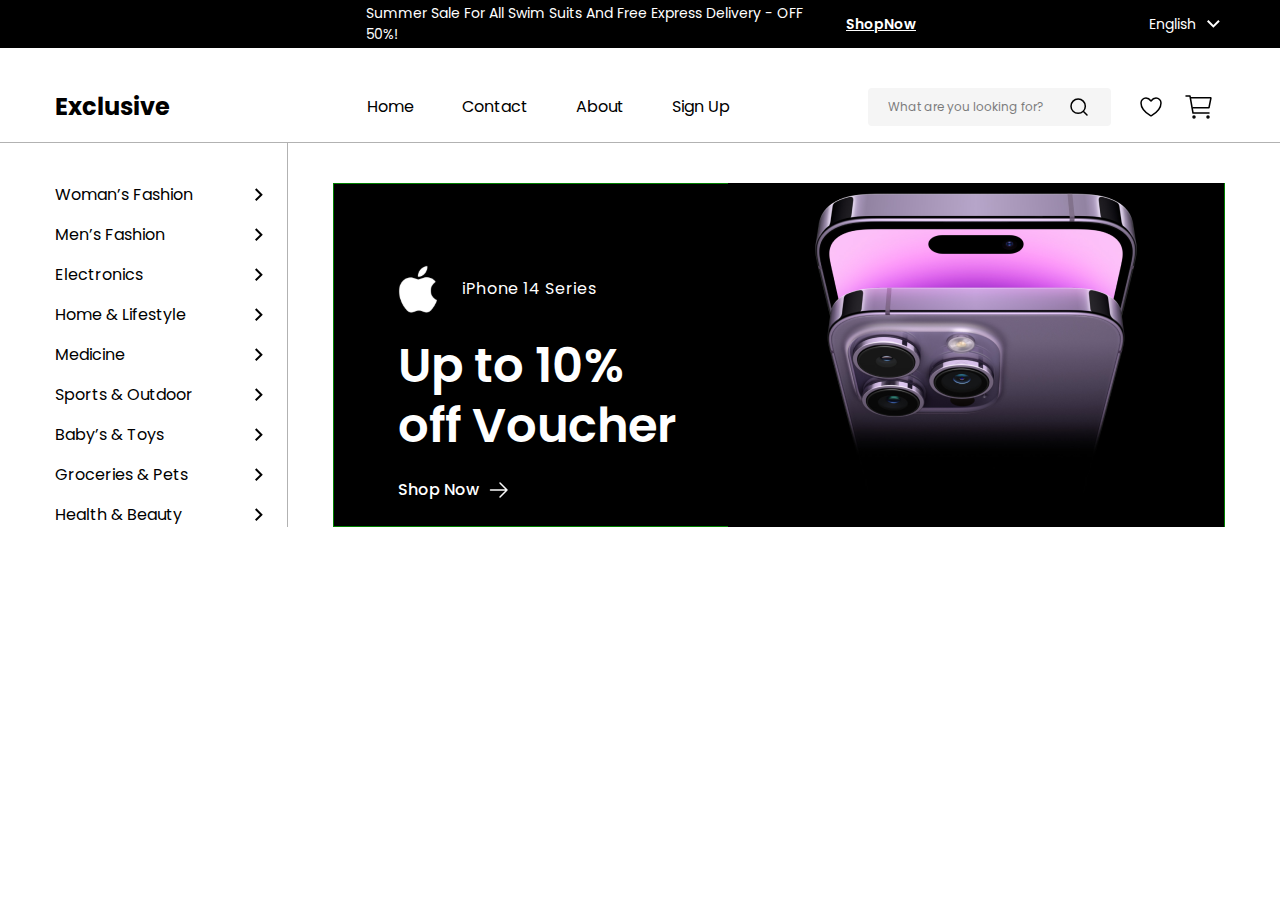
<file: grigolabuladze-homework7/index.html>
<!DOCTYPE html>
<html>
  <head>
    <link rel="stylesheet" href="css/reset.css" />
    <link rel="stylesheet" href="css/styles.css" />
    <title>E-Commerce Website</title>
  </head>
  <body>
    <header>
      <div class="top-header">
        <div class="container hop-header-container">
          <div class="top-header-content">
            <div class="top-header-text">
              <p class="top-header-desc">
                Summer Sale For All Swim Suits And Free Express Delivery - OFF
                50%!
              </p>
              <a href="#" class="shop-now-btn">ShopNow</a>
            </div>
            <div class="language-switcher">
              <p>English</p>
              <img src="images/arrow-down.svg" alt="arrow-down" />
            </div>
          </div>
        </div>
      </div>

      <div class="main-header container">
        <div class="logo-and-nav">
          <a href="index.html" class="logo">Exclusive </a>

          <nav>
            <ul class="nav-list">
              <li class="list-item">
                <a href="index.html">Home</a>
              </li>
              <li class="list-item">
                <a href="#">Contact</a>
              </li>
              <li class="list-item">
                <a href="#">About</a>
              </li>
              <li class="list-item">
                <a href="#">Sign Up</a>
              </li>
            </ul>
          </nav>
        </div>
        <div class="search-and-cart">
          <div class="search-section">
            <p class="search-text">What are you looking for?</p>
            <img src="images/search-icon.svg" alt="search" />
          </div>

          <img src="images/wishlist.svg" alt="wishlist" class="wishlist" />
          <img src="images/cart.svg" alt="cart" class="cart" />
        </div>
      </div>
    </header>

    <main>
      <div class="main-content container">
        <div class="categories-filter">
          <ul class="filters-list">
            <li class="filter-item">
              <a href="#">Woman’s Fashion</a>
              <img src="images/dropdown.svg" alt="dropdown" />
            </li>
            <li class="filter-item">
              <a href="#">Men’s Fashion</a>
              <img src="images/dropdown.svg" alt="dropdown" />
            </li>
            <li class="filter-item">
              <a href="#">Electronics</a>
              <img src="images/dropdown.svg" alt="dropdown" />
            </li>
            <li class="filter-item">
              <a href="#">Home & Lifestyle</a>
              <img src="images/dropdown.svg" alt="dropdown" />
            </li>
            <li class="filter-item">
              <a href="#">Medicine</a>
              <img src="images/dropdown.svg" alt="dropdown" />
            </li>
            <li class="filter-item">
              <a href="#">Sports & Outdoor</a>
              <img src="images/dropdown.svg" alt="dropdown" />
            </li>
            <li class="filter-item">
              <a href="#">Baby’s & Toys</a>
              <img src="images/dropdown.svg" alt="dropdown" />
            </li>
            <li class="filter-item">
              <a href="#">Groceries & Pets</a>
              <img src="images/dropdown.svg" alt="dropdown" />
            </li>
            <li class="filter-item">
              <a href="#">Health & Beauty</a>
              <img src="images/dropdown.svg" alt="dropdown" />
            </li>
          </ul>
        </div>

        <div class="product-banner">
          <div class="text-section">
            <div class="iphone-series">
              <img src="images/apple-icon.svg" alt="apple" />
              <h2>iPhone 14 Series</h2>
            </div>

            <h1>Up to 10% off Voucher</h1>
            <div class="shop-now">
              <p class="shop-now-text">Shop Now</p>
              <img src="images/arrow-right.svg" alt="arrow right" />
            </div>
          </div>
          <div class="image-section">
            <img src="images/main-img.png" alt="apple 14" />
          </div>
        </div>
      </div>
    </main>
  </body>
</html>
</file>
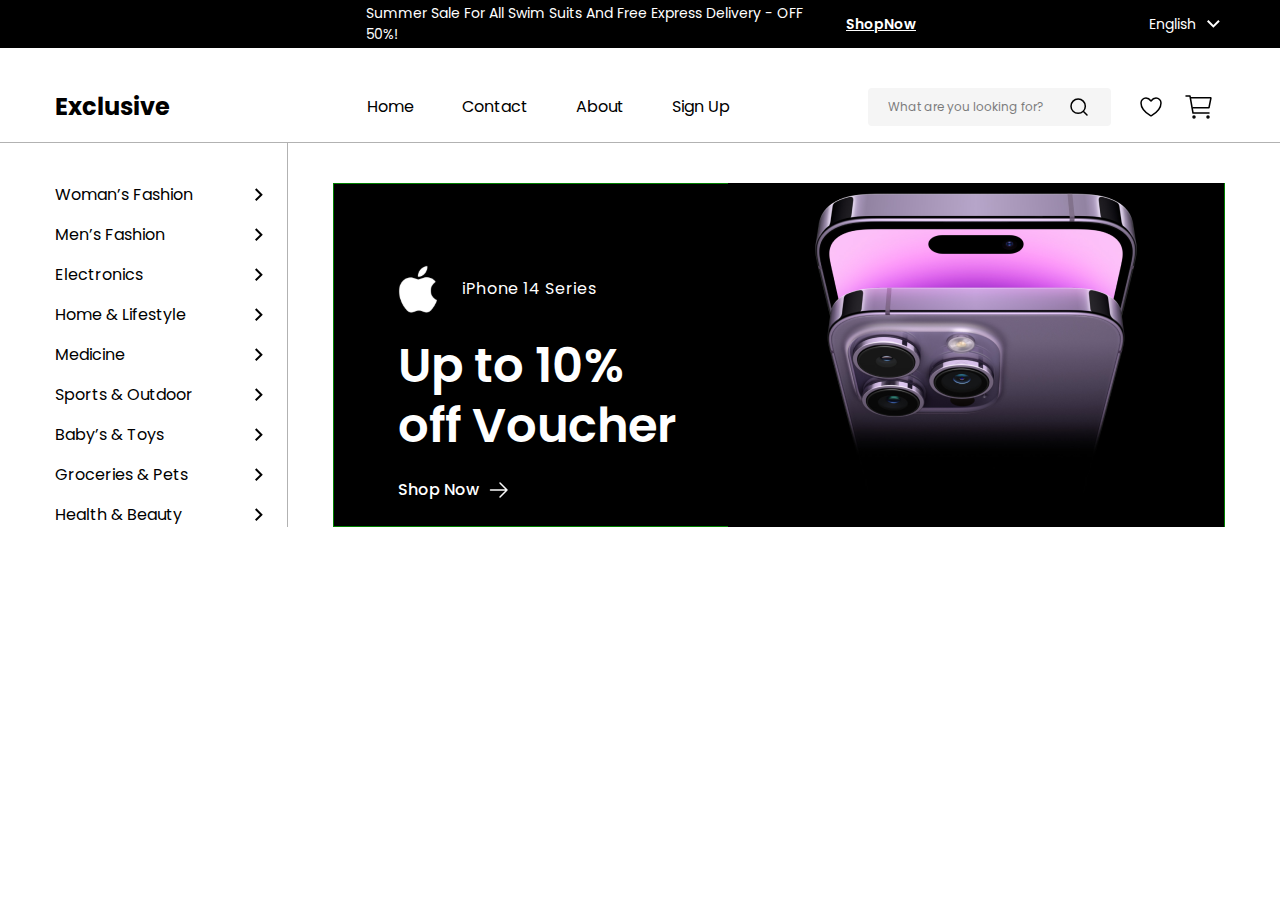
<file: grigolabuladze-homework8/index.html>
<!DOCTYPE html>
<html>
  <head>
    <link rel="stylesheet" href="css/reset.css" />
    <link rel="stylesheet" href="css/styles.css" />
    <title>E-Commerce Website</title>
  </head>
  <body class="index-body">
    <header>
      <div class="top-header">
        <div class="container hop-header-container">
          <div class="top-header-content">
            <div class="top-header-text">
              <p class="top-header-desc">
                Summer Sale For All Swim Suits And Free Express Delivery - OFF
                50%!
              </p>
              <a href="#" class="shop-now-btn">ShopNow</a>
            </div>
            <div class="language-switcher">
              <p>English</p>
              <img src="images/arrow-down.svg" alt="arrow-down" />
            </div>
          </div>
        </div>
      </div>

      <div class="main-header container">
        <div class="logo-and-nav">
          <a href="index.html" class="logo">Exclusive </a>

          <nav>
            <ul class="nav-list">
              <li class="list-item">
                <a href="index.html">Home</a>
              </li>
              <li class="list-item">
                <a href="#">Contact</a>
              </li>
              <li class="list-item">
                <a href="#">About</a>
              </li>
              <li class="list-item">
                <a href="signup.html">Sign Up</a>
              </li>
            </ul>
          </nav>
        </div>
        <div class="search-and-cart">
          <div class="search-section">
            <p class="search-text">What are you looking for?</p>
            <img src="images/search-icon.svg" alt="search" />
          </div>

          <img src="images/wishlist.svg" alt="wishlist" class="wishlist" />
          <img src="images/cart.svg" alt="cart" class="cart" />
        </div>
      </div>
    </header>

    <main>
      <div class="main-content container">
        <div class="categories-filter">
          <ul class="filters-list">
            <li class="filter-item">
              <a href="#">Woman’s Fashion</a>
              <img src="images/dropdown.svg" alt="dropdown" />
            </li>
            <li class="filter-item">
              <a href="#">Men’s Fashion</a>
              <img src="images/dropdown.svg" alt="dropdown" />
            </li>
            <li class="filter-item">
              <a href="#">Electronics</a>
              <img src="images/dropdown.svg" alt="dropdown" />
            </li>
            <li class="filter-item">
              <a href="#">Home & Lifestyle</a>
              <img src="images/dropdown.svg" alt="dropdown" />
            </li>
            <li class="filter-item">
              <a href="#">Medicine</a>
              <img src="images/dropdown.svg" alt="dropdown" />
            </li>
            <li class="filter-item">
              <a href="#">Sports & Outdoor</a>
              <img src="images/dropdown.svg" alt="dropdown" />
            </li>
            <li class="filter-item">
              <a href="#">Baby’s & Toys</a>
              <img src="images/dropdown.svg" alt="dropdown" />
            </li>
            <li class="filter-item">
              <a href="#">Groceries & Pets</a>
              <img src="images/dropdown.svg" alt="dropdown" />
            </li>
            <li class="filter-item">
              <a href="#">Health & Beauty</a>
              <img src="images/dropdown.svg" alt="dropdown" />
            </li>
          </ul>
        </div>

        <div class="product-banner">
          <div class="text-section">
            <div class="iphone-series">
              <img src="images/apple-icon.svg" alt="apple" />
              <h2>iPhone 14 Series</h2>
            </div>

            <h1>Up to 10% off Voucher</h1>
            <div class="shop-now">
              <p class="shop-now-text">Shop Now</p>
              <img src="images/arrow-right.svg" alt="arrow right" />
            </div>
          </div>
          <div class="image-section">
            <img src="images/main-img.png" alt="apple 14" />
          </div>
        </div>
      </div>
    </main>
  </body>
</html>
</file>
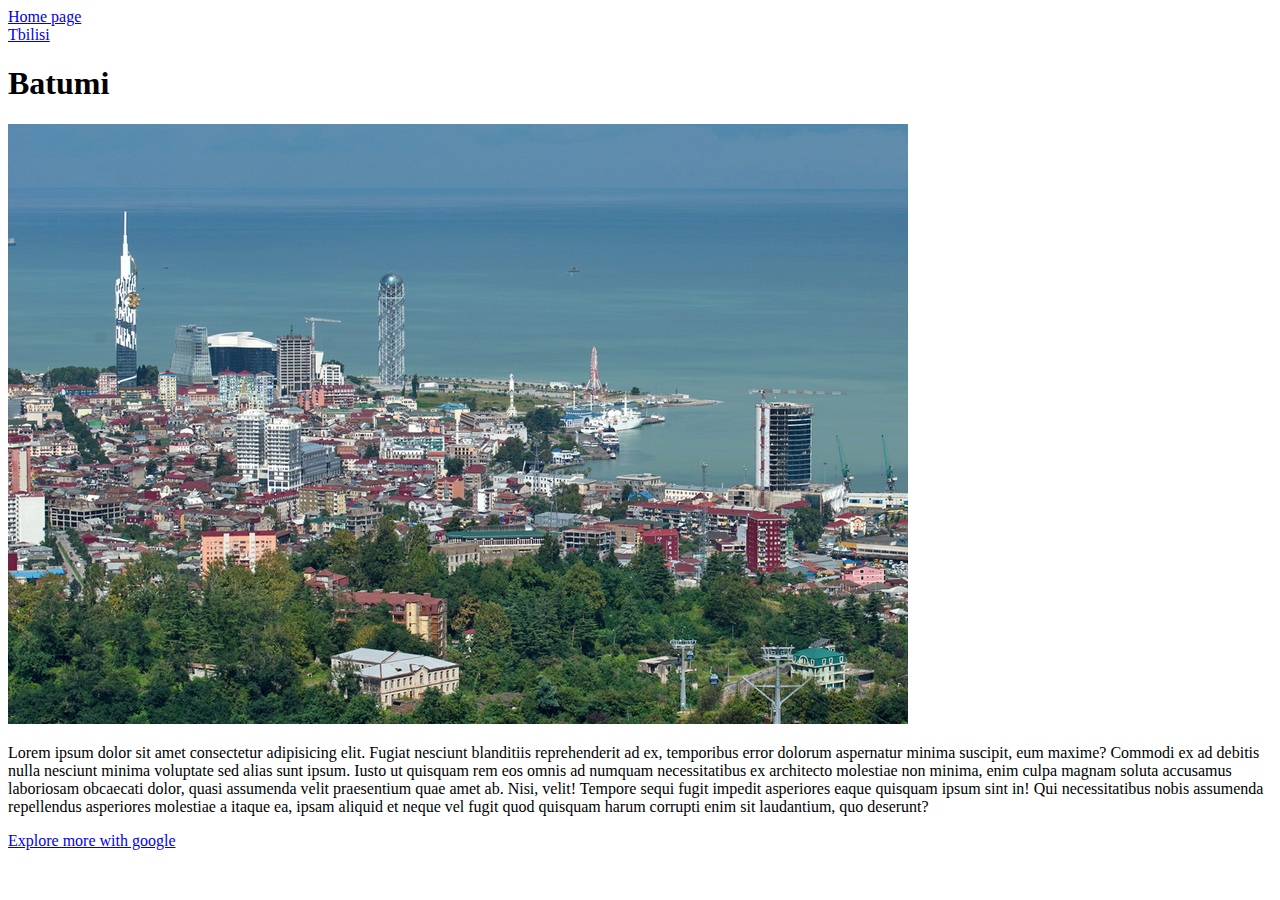
<file: grigolabuladze-homework1/batumi.html>
<!DOCTYPE html>
<html>
    <head>
        <title>Batumi</title>
    </head>
    <body>
        <div>
            <a href="index.html">Home page</a>
            <br />
            <a href="tbilisi.html">Tbilisi</a>
            <div>
                <h1>Batumi</h1>
                <img src="images\batumi.jpg" alt="batumi">
                <p>Lorem ipsum dolor sit amet consectetur adipisicing elit. Fugiat nesciunt blanditiis reprehenderit ad ex, temporibus error dolorum aspernatur minima suscipit, eum maxime? Commodi ex ad debitis nulla nesciunt minima voluptate sed alias sunt ipsum. Iusto ut quisquam rem eos omnis ad numquam necessitatibus ex architecto molestiae non minima, enim culpa magnam soluta accusamus laboriosam obcaecati dolor, quasi assumenda velit praesentium quae amet ab. Nisi, velit! Tempore sequi fugit impedit asperiores eaque quisquam ipsum sint in! Qui necessitatibus nobis assumenda repellendus asperiores molestiae a itaque ea, ipsam aliquid et neque vel fugit quod quisquam harum corrupti enim sit laudantium, quo deserunt?</p>
                <a href="https://www.google.com/search?q=Batumi" target="_blank">Explore more with google</a>
            </div>
        </div>
    </body>
</html>
</file>
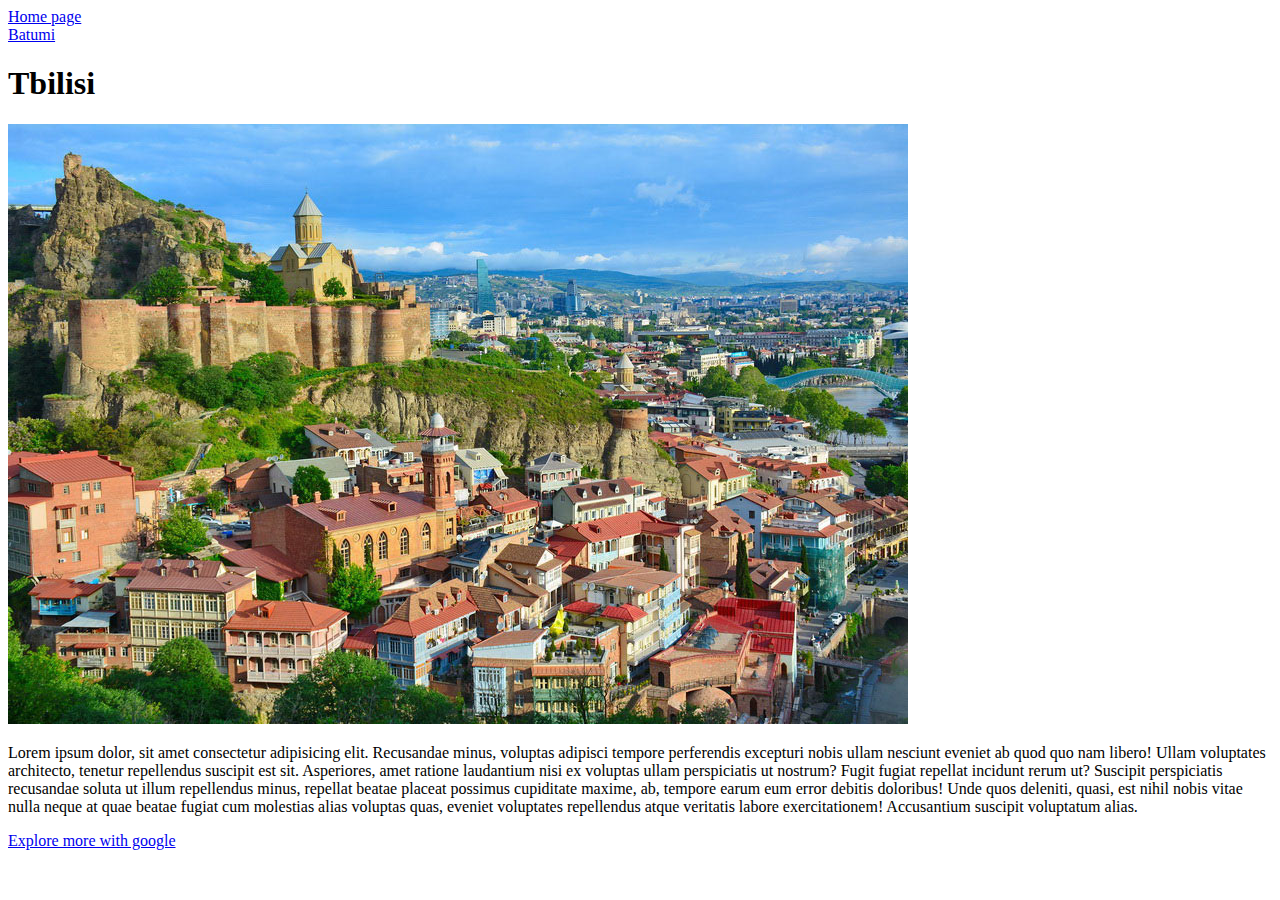
<file: grigolabuladze-homework1/tbilisi.html>
<!DOCTYPE html>
<html>
<head>
    <title>Tbilisi</title>
</head>
    <body>
        <div>
            <a href="index.html">Home page</a>
            <br />
            <a href="batumi.html">Batumi</a>
            <div>
                <h1>Tbilisi</h1>
                <img src="images\tbilisi.jpg" alt="Tbilisi">
                <p>Lorem ipsum dolor, sit amet consectetur adipisicing elit. Recusandae minus, voluptas adipisci tempore perferendis excepturi nobis ullam nesciunt eveniet ab quod quo nam libero! Ullam voluptates architecto, tenetur repellendus suscipit est sit. Asperiores, amet ratione laudantium nisi ex voluptas ullam perspiciatis ut nostrum? Fugit fugiat repellat incidunt rerum ut? Suscipit perspiciatis recusandae soluta ut illum repellendus minus, repellat beatae placeat possimus cupiditate maxime, ab, tempore earum eum error debitis doloribus! Unde quos deleniti, quasi, est nihil nobis vitae nulla neque at quae beatae fugiat cum molestias alias voluptas quas, eveniet voluptates repellendus atque veritatis labore exercitationem! Accusantium suscipit voluptatum alias.</p>
                <a href="https://www.google.com/search?q=Tbilisi" target="_blank">Explore more with google</a>
            </div>
        </div>
    </body>
</html>
</file>
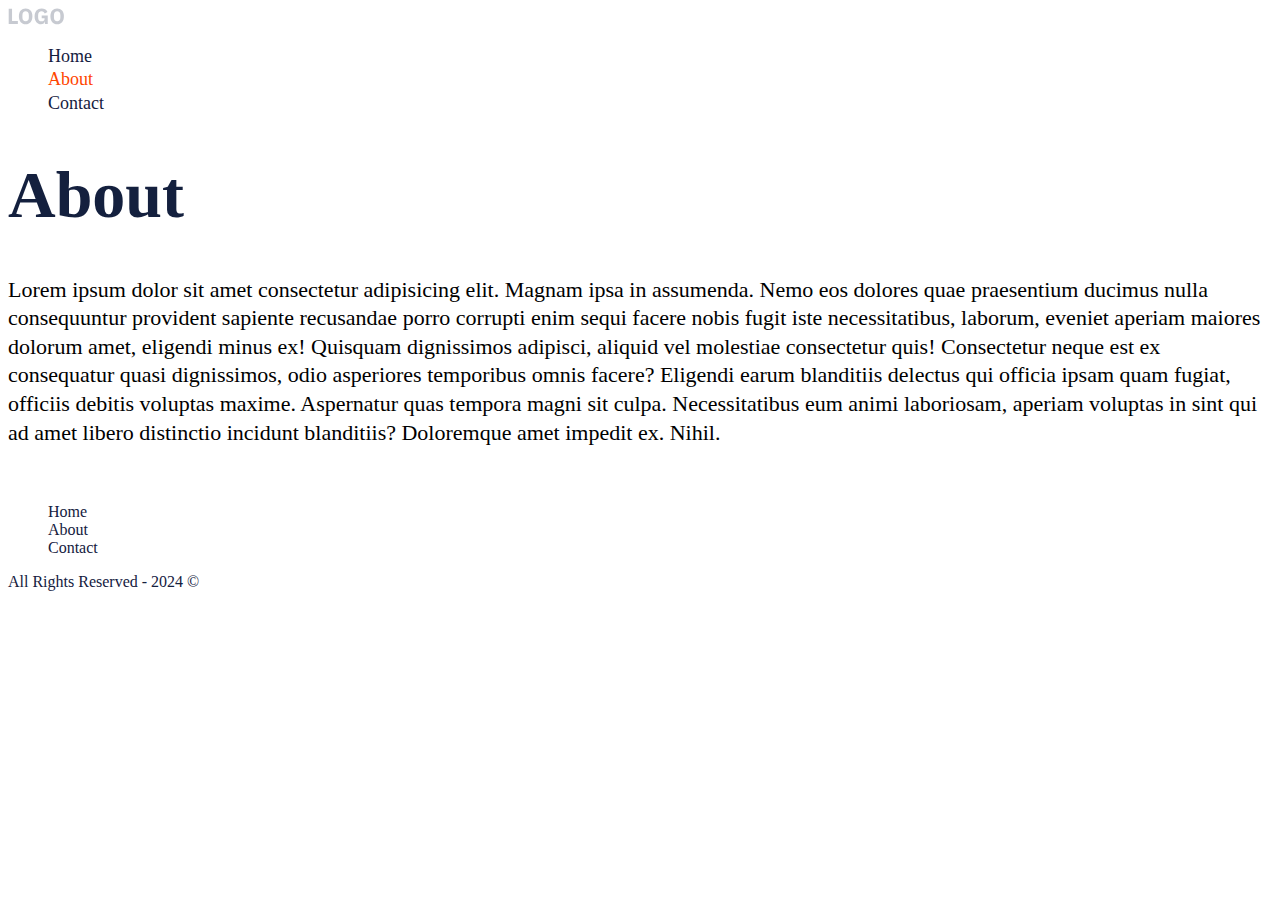
<file: grigolabuladze-homework2/about.html>
<!DOCTYPE html>
<html>
    <head>
        <link rel="stylesheet" href="styles/style.css">
        <title>About</title>
    </head>
    <body>
        <header>
            <img src="images/Logo.svg" alt="logo">
            <nav>
                <ul>
                    <li>
                        <a href="index.html" class="nav-link f-color">Home</a>
                    </li>
                    <li>
                        <a href="about.html" class="nav-link active">About</a>
                    </li>
                    <li>
                        <a href="contact.html" class="nav-link f-color">Contact</a>
                    </li>
                </ul>
            </nav>
        </header>
        <section>
            <h1 class="main-title f-color">About</h1>
            <p class="about-text">
                Lorem ipsum dolor sit amet consectetur adipisicing elit. Magnam ipsa in assumenda. Nemo eos dolores quae praesentium ducimus nulla consequuntur provident sapiente recusandae porro corrupti enim sequi facere nobis fugit iste necessitatibus, laborum, eveniet aperiam maiores dolorum amet, eligendi minus ex! Quisquam dignissimos adipisci, aliquid vel molestiae consectetur quis! Consectetur neque est ex consequatur quasi dignissimos, odio asperiores temporibus omnis facere? Eligendi earum blanditiis delectus qui officia ipsam quam fugiat, officiis debitis voluptas maxime. Aspernatur quas tempora magni sit culpa. Necessitatibus eum animi laboriosam, aperiam voluptas in sint qui ad amet libero distinctio incidunt blanditiis? Doloremque amet impedit ex. Nihil.
            </p>
        </section>
        <br />
        <footer>
            <section>
                <nav>
                    <ul>
                        <li>
                            <a href="index.html" class="f-color">Home</a>        
                        </li>
                        <li>
                            <a href="about.html" class="f-color">About</a>        
                        </li>
                        <li>
                            <a href="contact.html" class="f-color">Contact</a>        
                        </li>
                    </ul>
                </nav>
            </section>
            <section>
                <p class="f-color">All Rights Reserved - 2024 &copy;</p>
            </section>
        </footer>
    </body>
</html>
</file>
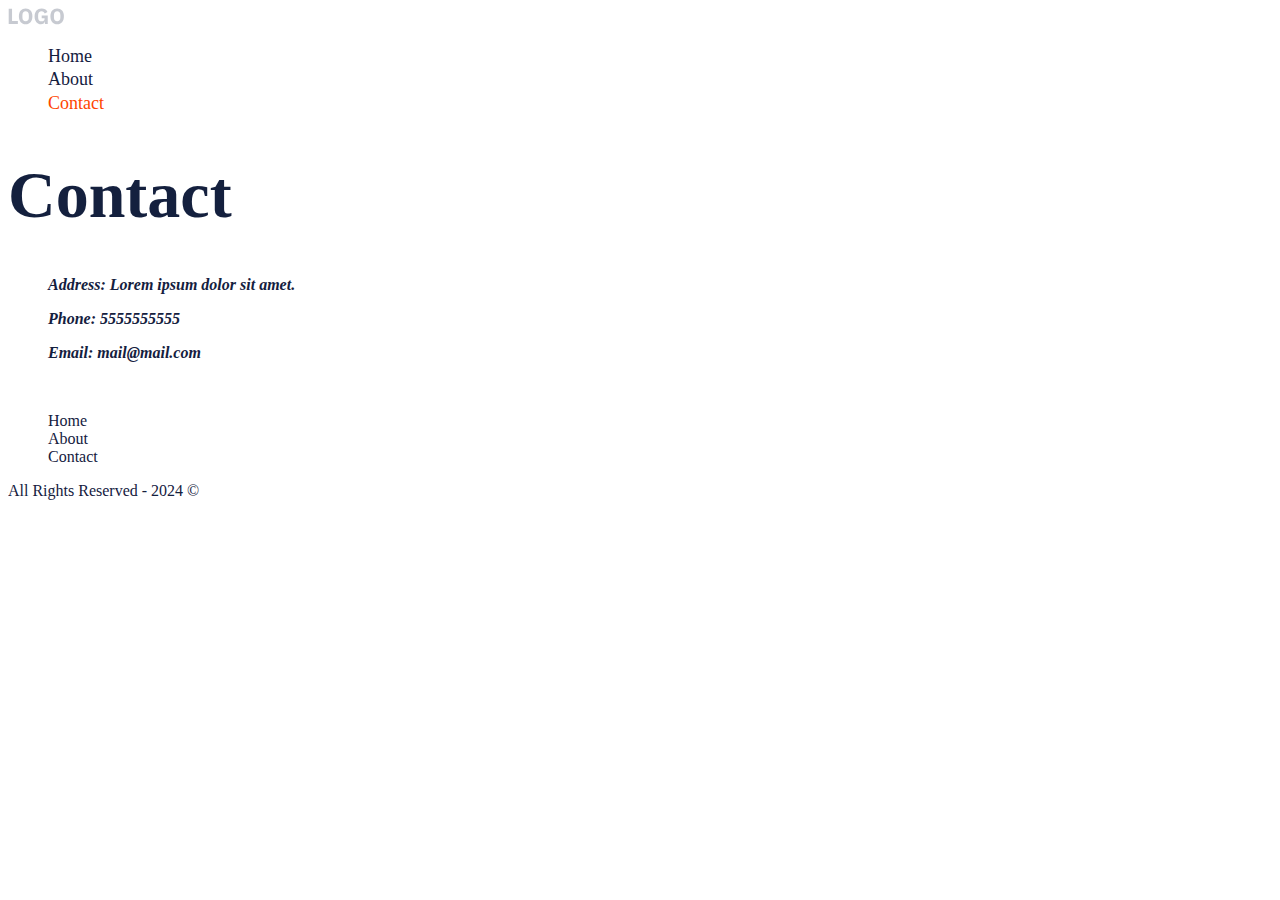
<file: grigolabuladze-homework2/contact.html>
<!DOCTYPE html>
<html>
    <head>
        <link rel="stylesheet" href="styles/style.css">
        <title>Contact</title>
    </head>
    <body>
        <header>
            <img src="images/Logo.svg" alt="logo">
            <nav>
                <ul>
                    <li>
                        <a href="index.html" class="nav-link f-color">Home</a>
                    </li>
                    <li>
                        <a href="about.html" class="nav-link f-color">About</a>
                    </li>
                    <li>
                        <a href="contact.html" class="nav-link active">Contact</a>
                    </li>
                </ul>
            </nav>
        </header>
        <section>
            <h1 class="main-title f-color">Contact</h1>
            <address>
                <ul>
                    <li>
                        <p class="contact-text f-color">Address: Lorem ipsum dolor sit amet.</p>
                    </li>
                    <li>
                        <p class="contact-text f-color">Phone: 5555555555</p>
                    </li>
                    <li>
                        <p class="contact-text f-color">Email: mail@mail.com</p>
                    </li>
                </ul>
            </address>
        </section>
        <br />
        <footer>
            <section>
                <nav>
                    <ul>
                        <li>
                            <a href="index.html" class="f-color">Home</a>        
                        </li>
                        <li>
                            <a href="about.html" class="f-color">About</a>        
                        </li>
                        <li>
                            <a href="contact.html" class="f-color">Contact</a>        
                        </li>
                    </ul>
                </nav>
            </section>
            <section>
                <p class="f-color">All Rights Reserved - 2024 &copy;</p>
            </section>
        </footer>
    </body>
</html>
</file>
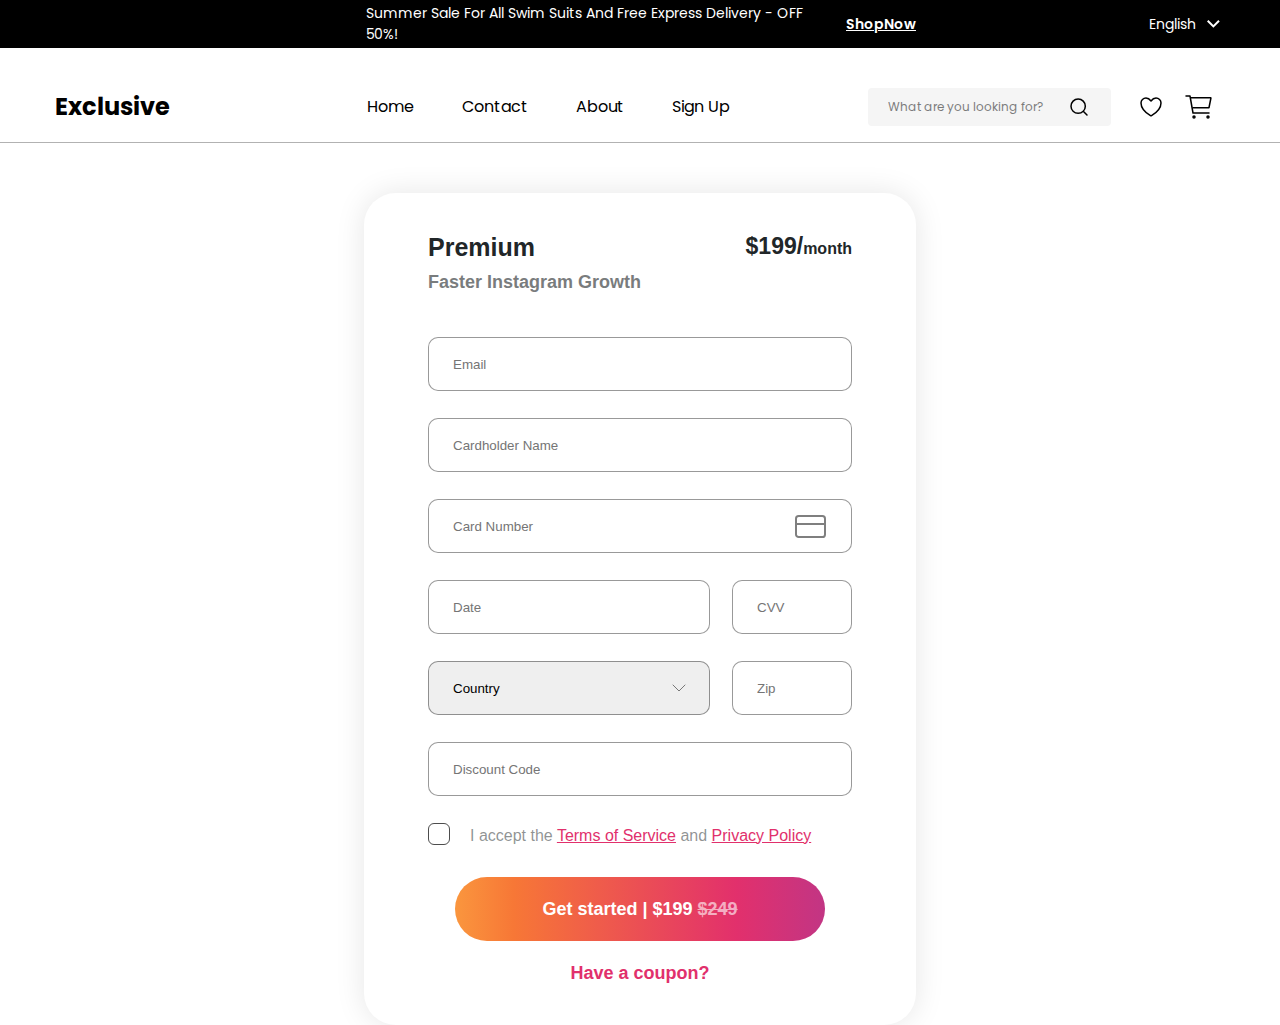
<file: grigolabuladze-homework8/signup.html>
<!DOCTYPE html>
<html>
  <head>
    <link rel="stylesheet" href="css/reset.css" />
    <link rel="stylesheet" href="css/styles.css" />
    <title>E-Commerce Website</title>
  </head>
  <body class="signup-body">
    <header class="index-body">
      <div class="top-header">
        <div class="container hop-header-container">
          <div class="top-header-content">
            <div class="top-header-text">
              <p class="top-header-desc">
                Summer Sale For All Swim Suits And Free Express Delivery - OFF
                50%!
              </p>
              <a href="#" class="shop-now-btn">ShopNow</a>
            </div>
            <div class="language-switcher">
              <p>English</p>
              <img src="images/arrow-down.svg" alt="arrow-down" />
            </div>
          </div>
        </div>
      </div>

      <div class="main-header container">
        <div class="logo-and-nav">
          <a href="index.html" class="logo">Exclusive </a>

          <nav>
            <ul class="nav-list">
              <li class="list-item">
                <a href="index.html">Home</a>
              </li>
              <li class="list-item">
                <a href="index.html">Contact</a>
              </li>
              <li class="list-item">
                <a href="index.html">About</a>
              </li>
              <li class="list-item">
                <a href="signup.html">Sign Up</a>
              </li>
            </ul>
          </nav>
        </div>
        <div class="search-and-cart">
          <div class="search-section">
            <p class="search-text">What are you looking for?</p>
            <img src="images/search-icon.svg" alt="search" />
          </div>

          <img src="images/wishlist.svg" alt="wishlist" class="wishlist" />
          <img src="images/cart.svg" alt="cart" class="cart" />
        </div>
      </div>
    </header>

    <section class="sign-up-section">
      <div class="form-header">
        <h2 class="premium">Premium</h2>
        <h2 class="price">$199/<span class="text-sm">month</span></h2>
      </div>
      <p class="desc">Faster Instagram Growth</p>
      <form action="#" class="sign-up-form">
        <input type="email" placeholder="Email" required class="input" />
        <input
          type="text"
          placeholder="Cardholder Name"
          required
          class="input"
        />
        <input
          type="text"
          placeholder="Card Number"
          required
          class="input input-card-number"
        />
        <div class="split-input">
          <input
            type="text"
            placeholder="Date"
            required
            class="input split-left-input"
          />
          <input
            type="text"
            placeholder="CVV"
            required
            class="input split-right-input"
          />
        </div>
        <div class="split-input">
          <select name="country" class="select-country input split-left-input">
            <option value="default" class="opt-1">Country</option>
            <option value="georgia">Georgia</option>
            <option value="usa">USA</option>
            <option value="italy">Italy</option>
          </select>
          <input
            type="text"
            placeholder="Zip"
            required
            class="input split-right-input"
          />
        </div>
        <input type="text" placeholder="Discount Code" class="input" />

        <div class="terms">
          <label class="checkbox-container">
            <input type="checkbox" />
            <span class="checkbox"></span>
          </label>
          <p>
            I accept the
            <span class="highlighted"><a href="#">Terms of Service</a></span>
            and
            <span class="highlighted"><a href="#">Privacy Policy</a></span>
          </p>
        </div>

        <button type="submit" class="submit-btn">
          Get started | $199 <span class="btn-highlighted">$249</span>
        </button>
      </form>
      <div class="cop-conteiner">
        <p class="coupon">Have a coupon?</p>
      </div>
    </section>
  </body>
</html>
</file>
<file: css/style.css>
@import url("https://fonts.googleapis.com/css2?family=IBM+Plex+Sans:ital,wght@0,100;0,200;0,300;0,400;0,500;0,600;0,700;1,100;1,200;1,300;1,400;1,500;1,600;1,700&display=swap");

body {
  text-align: center;
  background-color: snow;
}
a {
  display: inline-block;
  background-color: #14203e;
  color: #ffffff;
  padding: 25px 40px;
  margin-top: 41px;
  border-radius: 10px;
  font-family: "IBM Plex Sans", sans-serif;
  font-weight: bold;
}
</file>
<file: grigolabuladze-homework2/styles/style.css>
ul{
    list-style: none;
}

a{
    text-decoration: none;
}

.active{
    color: orangered;
}

.f-color{
    color: #14203E;
}

.nav-link{
    font-weight: 400;
    font-size: 18px;
    line-height: 23.4px;
}

h1{
    font-weight: 700;
    font-size: 66px;
    line-height: 71.94px;
}

.title-desc, .about-text{
    font-weight: 400;
    font-size: 22px;
    line-height: 28.6px;
}

.post-sep-title{
    font-weight: 600;
    font-size: 14px;
    line-height: 18.2px;
}

.post-title{
    font-weight: 700;
    font-size: 22px;
    line-height: 23.98px;
}

.post-date{
    font-weight: 400;
    font-size: 14px;
    line-height: 18.2px;
}

.post-card{
    display: inline-block;
    width: 291px;
    vertical-align: top;
}

.contact-text{
    font-weight: bold;
}
</file>
<file: grigolabuladze-homework3/styles/style.css>
@import url("https://fonts.googleapis.com/css2?family=IBM+Plex+Sans:ital,wght@0,100;0,200;0,300;0,400;0,500;0,600;0,700;1,100;1,200;1,300;1,400;1,500;1,600;1,700&display=swap");

body {
    font-family: "IBM Plex Sans", sans-serif;
    color: #14203E;
  }

.active{
    color: rgb(29, 5, 245);
}

/* .f-color{
    color: #14203E;
} */

header{
    height: 99px;
    padding: 25px 42px;
    box-sizing: border-box;
}

.logo{
    margin: auto 0px;
}

.nav{
    display: inline-block;
    margin: auto 0px auto 388px; /* ვითვალისწინებ nav-item-ის margin-ს (სანამ flexbox-ს გავივლით)*/
}

.nav-item, .log-in, .free-trail, .section-free-trail{
    font-weight: 400;
    font-size: 18px;
    line-height: 23.4px;
}

.nav-item{
    display: inline-block;
    margin: auto 0px auto 56px;
}

.header-buttons{
    display: inline-block;
    margin-left: 199px;
}

.log-in, .free-trail{
    display: inline-block;
    padding: 13px 30px;
    border-radius: 10px;
}

.log-in{
    background-color: #F6F0E8;
}

.free-trail{
    margin-left: 15px;
    background-color: #14203E;
    color: #FFFFFF;

}

.main-section{
    height: 644px;
    padding: 128px 500px 170px 500px;
    background-color: #FFFCF8;
    text-align: center;
    border-top: 1px solid #F4E8D8;
    border-bottom: 1px solid #F4E8D8;

}

h1{
    font-weight: 700;
    font-size: 66px;
    line-height: 71.94px;
}

.title-desc{
    margin-top: 30px;
    font-weight: 400;
    font-size: 22px;
    line-height: 28.6px;
}

.section-free-trail{
    display: inline-block;
    background-color: #14203E;
    color: #FFFFFF;
    padding: 25px 40px;
    margin-top: 41px;
    border-radius: 10px;
}

.post-section{
    height: 496px;
    padding-top: 30px;
    text-align: center;

}

.post-sep-title{
    font-weight: 600;
    font-size: 14px;
    line-height: 18.2px;
    margin-bottom: 30px;
}

.post-card{
    display: inline-block;
    width: 291px;
    vertical-align: top;
    margin-left: 30px;
}

.post-title{
    text-align: left;
    margin-top: 20px;
    font-weight: 700;
    font-size: 22px;
    line-height: 23.98px;
}

.post-date{
    margin-top: 15px;
    font-weight: 400;
    font-size: 14px;
    line-height: 18.2px;
    text-align: left;
}

.copyrights{
    margin-left: 20px;
}
</file>
<file: grigolabuladze-homework4/css/style.css>
@import url("https://fonts.googleapis.com/css2?family=Work+Sans:ital,wght@0,100..900;1,100..900&display=swap");
@import url("https://fonts.googleapis.com/css2?family=Water+Brush&display=swap");

body {
  font-family: "Work Sans", sans-serif;
}

header {
  width: 100%;
  height: 100vh;
  background-image: linear-gradient(
      to left,
      rgba(0, 0, 0, 0),
      rgba(0, 0, 0, 0.8)
    ),
    url("../images/cover.jpg");
  background-repeat: no-repeat;
  background-size: cover;
  background-position: center;
  padding: 20px 93px 0px 93px;
}

.logo {
  margin: 0px 0px;
}

nav {
  display: inline-block;
  margin: 16px 0px 0px 117px;
  padding: 0;
}

.nav-item {
  display: inline-block;
  font-size: 14px;
  font-weight: 300;
  line-height: 16.42px;
  color: #ffffff;
  margin: 0px 0px 0px 50px;
}

.authentication {
  display: inline-block;
  margin-left: 141px;
}

.sign-in {
  color: #ffffff;
  font-weight: 700;
  size: 14px;
  line-height: 16.42px;
  text-decoration: underline;
  margin-right: 33px;
}

.sign-up {
  font-size: 14px;
  font-weight: 700;
  line-height: 16.42px;
  color: #ffffff;
  padding: 16px 25px;
  background: linear-gradient(to right, #cd1a40, #ff803c);
  border-radius: 18px;
}

.cover-sec {
  margin-top: 142px;
  width: 580px;
  height: 415px;
}

h1 {
  margin-top: 16px;
  font-weight: 700;
  font-size: 86px;
  line-height: 100.88px;
  color: #ffffff;
}

.cover-sec {
  font-weight: 400;
  font-size: 16px;
  line-height: 24px;
  color: #ffffff;
}

.pretty-title {
  font-family: "Water Brush", cursive;
  font-weight: 400;
  font-size: 46px;
  line-height: 66.7px;
  color: #ffffff;
}

.p-colored {
  color: #cd1a40;
}

.destination {
  margin: 76px 93px;
  text-align: center;
}

.section-title {
  font-weight: 200;
  font-size: 64px;
  line-height: 75.07px;
  color: #1e1e1e;
  margin-top: 8px;
}

.des-left-card,
.des-right-card {
  display: inline-block;
  width: 580px;
  height: 626px;
  margin-top: 36px;
  vertical-align: top;
}

.des-left-card {
  background-image: linear-gradient(
      rgba(30, 30, 30, 0.56),
      rgba(30, 30, 30, 0.56)
    ),
    url("../images/malaysia.jpg");
  background-repeat: no-repeat;
  background-size: cover;
  background-position: center;
  padding: 252px 206px;
  margin-right: 20px;
}

.card-button {
  display: inline-block;
  background: linear-gradient(to right, #cd1a40, #ff803c);
  color: #ffffff;
  padding: 16px 17px;
  border-radius: 18px;
  margin-top: 8px;
  font-weight: 500;
  font-size: 14px;
  line-height: 16.42px;
}

.des-right-small-card {
  display: inline-block;
  width: 280px;
  height: 306px;
  background-repeat: no-repeat;
  background-size: cover;
  background-position: center;
  padding: 91px 87px;
}

.dubai {
  background-image: linear-gradient(
      rgba(30, 30, 30, 0.56),
      rgba(30, 30, 30, 0.56)
    ),
    url("../images/dubai.jpg");
  float: left;
}

.greece {
  background-image: linear-gradient(
      rgba(30, 30, 30, 0.56),
      rgba(30, 30, 30, 0.56)
    ),
    url("../images/greece.jpg");
  float: right;
}

.des-right-larg-card {
  display: inline-block;
  width: 100%;
  height: 306px;
  background-image: linear-gradient(
      rgba(30, 30, 30, 0.56),
      rgba(30, 30, 30, 0.56)
    ),
    url("../images/singapore.jpg");
  background-repeat: no-repeat;
  background-size: cover;
  background-position: center;
  padding: 91px 87px 0px 87px;
  margin-top: 14px;
}

.more {
  display: block;
  margin-top: 36px;
}

.tour-more {
  display: inline-block;
  background: linear-gradient(to right, #cd1a40, #ff803c);
  color: #ffffff;
  padding: 19px 20px;
  border-radius: 18px;
  font-weight: 400;
  font-size: 14px;
  line-height: 16.42px;
}
.activity {
  margin: 76px 0px;
  text-align: center;
  padding: 0px 93px;
}

.act-title {
  font-weight: 200;
  font-size: 64px;
  line-height: 75.07px;
  color: #1e1e1e;
  margin-top: 18px;
}

.act-desc {
  font-weight: 400;
  font-size: 16px;
  line-height: 26px;
  color: #1e1e1e;
  margin: 18px 293px 36px 293px;
}

.card {
  display: inline-block;
  width: 378px;
  height: 412px;
  border-radius: 6px;
  background: linear-gradient(to right, #cd1a40, #ff803c);
  padding: 56px 33px 38px 33px;
  text-align: center;
  color: #ffffff;
  margin-right: 24px;
}

.card-white {
  display: inline-block;
  width: 378px;
  height: 412px;
  border-radius: 6px;
  background-color: #fff9f0;
  padding: 56px 33px 38px 33px;
  text-align: center;
  color: #999999;
  margin-right: 24px;
}

.title {
  font-size: 32px;
  font-weight: bold;
  margin: 38px 0px 11px 0px;
}

.desc {
  font-size: 16px;
  line-height: 22px;
}
</file>
<file: grigolabuladze-homework5/css/style.css>
@import url("https://fonts.googleapis.com/css2?family=Work+Sans:ital,wght@0,100..900;1,100..900&display=swap");
@import url("https://fonts.googleapis.com/css2?family=Water+Brush&display=swap");

body {
  font-family: "Work Sans", sans-serif;
}

header {
  width: 100%;
  height: 100vh;
  background-image: linear-gradient(
      to left,
      rgba(0, 0, 0, 0),
      rgba(0, 0, 0, 0.8)
    ),
    url("../images/cover.jpg");
  background-repeat: no-repeat;
  background-size: cover;
  background-position: center;
  padding: 20px 93px 0px 93px;
}

.logo {
  margin: 0px 0px;
}

nav {
  display: inline-block;
  margin: 16px 0px 0px 117px;
  padding: 0;
}

.nav-item {
  display: inline-block;
  font-size: 14px;
  font-weight: 300;
  line-height: 16.42px;
  color: #ffffff;
  margin: 0px 0px 0px 50px;
}

.authentication {
  display: inline-block;
  margin-left: 141px;
}

.sign-in {
  color: #ffffff;
  font-weight: 700;
  font-size: 14px;
  line-height: 16.42px;
  text-decoration: underline;
  margin-right: 33px;
}

.sign-up {
  font-size: 14px;
  font-weight: 700;
  line-height: 16.42px;
  color: #ffffff;
  padding: 16px 25px;
  background: linear-gradient(to right, #cd1a40, #ff803c);
  border-radius: 18px;
}

.cover-sec {
  margin-top: 142px;
  width: 580px;
  height: 415px;
}

h1 {
  margin-top: 16px;
  font-weight: 700;
  font-size: 86px;
  line-height: 100.88px;
  color: #ffffff;
}

.cover-sec {
  font-weight: 400;
  font-size: 16px;
  line-height: 24px;
  color: #ffffff;
}

.search {
  width: 580px;
  height: 96px;
  border-radius: 28px;
  margin-top: 48px;
  background-color: #ffffff1a;
  backdrop-filter: blur(10px);
  padding: 0px 20px;
  position: relative;
  font-size: 0px;
}

.absolute {
  position: absolute;
  top: 50%;
  transform: translateY(-50%);
}

.location,
.date {
  display: inline-block;
  position: relative;
  margin-right: 60px;
}
.location img,
.date img {
  vertical-align: middle;
}

.search-text {
  display: inline-block;
  vertical-align: middle;
  margin-left: 16px;
}

.search-text h3 {
  font-weight: 400;
  font-size: 16px; /* Problem */
  line-height: 24px;
}

.search-text p {
  font-weight: 700;
  font-size: 20px;
  line-height: 24px;
}
.splitter {
  display: inline;
  font-size: 24px;
  margin-right: 60px;
  border: 1px solid white;
  vertical-align: middle;
}

.search-button {
  /* Problem */
  display: inline-block;
  padding: 20px;
  background: linear-gradient(to right, #cd1a40, #ff803c);
  border-radius: 18px;
}
.search-button img {
  vertical-align: middle;
}

.pretty-title {
  font-family: "Water Brush", cursive;
  font-weight: 400;
  font-size: 46px;
  line-height: 66.7px;
  color: #ffffff;
}

.p-colored {
  color: #cd1a40;
}

.destination {
  margin: 76px 93px;
  text-align: center;
}

.section-title {
  font-weight: 200;
  font-size: 64px;
  line-height: 75.07px;
  color: #1e1e1e;
  margin-top: 8px;
}

.des-left-card,
.des-right-card {
  display: inline-block;
  width: 580px;
  height: 626px;
  margin-top: 36px;
  vertical-align: top;
}

.des-left-card {
  background-image: linear-gradient(
      rgba(30, 30, 30, 0.56),
      rgba(30, 30, 30, 0.56)
    ),
    url("../images/malaysia.jpg");
  background-repeat: no-repeat;
  background-size: cover;
  background-position: center;
  margin-right: 20px;
  position: relative;
}

.card-relative {
  position: absolute;
  top: 50%;
  left: 50%;
  transform: translate(-50%, -50%);
}
.card-button {
  display: inline-block;
  background: linear-gradient(to right, #cd1a40, #ff803c);
  color: #ffffff;
  padding: 16px 17px;
  border-radius: 18px;
  margin-top: 8px;
  font-weight: 500;
  font-size: 14px;
  line-height: 16.42px;
}

.des-right-small-card {
  display: inline-block;
  width: 280px;
  height: 306px;
  background-repeat: no-repeat;
  background-size: cover;
  background-position: center;
  position: relative;
}

.dubai {
  background-image: linear-gradient(
      rgba(30, 30, 30, 0.56),
      rgba(30, 30, 30, 0.56)
    ),
    url("../images/dubai.jpg");
  float: left;
}

.greece {
  background-image: linear-gradient(
      rgba(30, 30, 30, 0.56),
      rgba(30, 30, 30, 0.56)
    ),
    url("../images/greece.jpg");
  float: right;
}

.des-right-larg-card {
  display: inline-block;
  width: 100%;
  height: 306px;
  background-image: linear-gradient(
      rgba(30, 30, 30, 0.56),
      rgba(30, 30, 30, 0.56)
    ),
    url("../images/singapore.jpg");
  background-repeat: no-repeat;
  background-size: cover;
  background-position: center;
  position: relative;
  margin-top: 14px;
}

.more {
  display: block;
  margin-top: 36px;
}

.tour-more {
  display: inline-block;
  background: linear-gradient(to right, #cd1a40, #ff803c);
  color: #ffffff;
  padding: 19px 20px;
  border-radius: 18px;
  font-weight: 400;
  font-size: 14px;
  line-height: 16.42px;
}
.activity {
  margin: 76px 0px;
  text-align: center;
  padding: 0px 93px;
}

.act-title {
  font-weight: 200;
  font-size: 64px;
  line-height: 75.07px;
  color: #1e1e1e;
  margin-top: 18px;
}

.act-desc {
  font-weight: 400;
  font-size: 16px;
  line-height: 26px;
  color: #1e1e1e;
  margin: 18px 293px 36px 293px;
}

.card {
  display: inline-block;
  width: 378px;
  height: 412px;
  border-radius: 6px;
  background: linear-gradient(to right, #cd1a40, #ff803c);
  padding: 56px 33px 38px 33px;
  text-align: center;
  color: #ffffff;
  margin-right: 24px;
}

.card-white {
  display: inline-block;
  width: 378px;
  height: 412px;
  border-radius: 6px;
  background-color: #fff9f0;
  padding: 56px 33px 38px 33px;
  text-align: center;
  color: #999999;
  margin-right: 24px;
}

.title {
  font-size: 32px;
  font-weight: bold;
  margin: 38px 0px 11px 0px;
}

.desc {
  font-size: 16px;
  line-height: 22px;
}

body .atom {
  position: fixed;
  bottom: 10%;
  right: 5%;
  width: 50px;
  height: 50px;
}
</file>
<file: grigolabuladze-homework6/css/styles.css>
@import url("https://fonts.googleapis.com/css2?family=Open+Sans:ital,wght@0,300..800;1,300..800&display=swap");
@import url("https://fonts.googleapis.com/css2?family=Inter:ital,opsz,wght@0,14..32,100..900;1,14..32,100..900&display=swap");
.container {
  width: 1312px;
  margin: auto;
}

body {
  background-color: #f5f5f5;
}

header {
  position: sticky;
  background-color: white;
  top: 0;
}

.header-content {
  height: 80px;
  display: flex;
  justify-content: space-between;
  align-items: center;
}

.nav-list {
  display: flex;
  column-gap: 60px;
  font-family: "Inter", sans-serif;
  color: #000000;
  font-size: 16px;
  font-weight: 400;
  line-height: 19.36;
}

.nav-list-buttons {
  display: flex;
  column-gap: 60px;
  align-items: center;
}

.cart {
  cursor: pointer;
}

.profile-btn {
  width: 40px;
  height: 40px;
  border: 1px solid #69306d;
  border-radius: 50%;
  display: flex;
  align-items: center;
  justify-content: center;
  cursor: pointer;
}

.header-buttons {
  display: flex;
  column-gap: 56px;
}

.main-content {
  height: 535px;
  margin-top: 98px;
  display: flex;
  justify-content: space-between;
}

.gallery-section {
  width: 646px;
  height: 535px;
  display: flex;
  column-gap: 20px;
}

.images-list {
  display: flex;
  flex-direction: column;
  row-gap: 20px;
}

.main-img {
  height: 535px;
  width: 535px;
  background-image: url("../images/product-img.jpg");
}

.images-list img {
  width: 91px;
  height: 91px;
}

.text-section {
  width: 593px;
  height: 535px;
  font-family: "Open Sans", system-ui;
}

.product-title {
  width: 571px;
  font-size: 33px;
  font-weight: 700;
  line-height: 40px;
  letter-spacing: 0.8px;
  color: #000000;
  margin-bottom: 11px;
}

.rating {
  width: 217px;
  height: 27px;
  display: flex;
  column-gap: 15px;
  align-items: center;
}

.star-icon {
  display: flex;
  column-gap: 5px;
  align-items: center;
}

.review {
  font-size: 20px;
  font-weight: 600;
  line-height: 27.24px;
  letter-spacing: 0.4px;
  color: #000000d9;
}

.price {
  width: 554px;
  height: 41px;
  display: flex;
  align-items: center;
  font-size: 30px;
  font-weight: 700;
  line-height: 40.85px;
  letter-spacing: 0.8px;
  color: #69306d;
  margin-top: 46px;
  margin-bottom: 41px;
}

.color {
  width: 72px;
  height: 27px;
  display: flex;
  align-items: center;
  font-size: 20px;
  font-weight: 600;
  line-height: 27.24px;
  letter-spacing: 0.4px;
  color: #000000cc;
  margin-bottom: 16px;
}

.colors-choice {
  width: 124px;
  height: 52px;
  display: flex;
  justify-content: space-between;
  margin-bottom: 41px;
}

.choice {
  width: 52px;
  height: 52px;
  border-radius: 10px;
  cursor: pointer;
  border: 2px solid transparent;
  transition: border-color 0.3s ease;
}

.choice:hover {
  border-color: #f2d7ee;
}

.green {
  background-color: #b7d0c1;
}
.gray {
  background-color: #ccc8c9;
}

.cart-wishlist-buttons {
  width: 100%;
  height: 65px;
  display: flex;
  align-items: center;
  column-gap: 20px;
}

.add-to-cart {
  background-color: #f2d7ee;
  font-size: 20px;
  color: #69306d;
  border-radius: 10px;
  width: 482px;
  height: 65px;
  border: none;
  cursor: pointer;
  transition: background-color 0.3s ease;
}

.add-to-cart:hover {
  background-color: #eebfe7;
}

.add-to-wishlist {
  width: 91px;
  height: 65px;
  border-radius: 10px;
  border: 1px solid #69306d;
  cursor: pointer;
  transition: background-color 0.3s ease;
}

.add-to-wishlist:hover {
  background-color: #f2d7ee;
}
</file>
<file: grigolabuladze-homework7/css/styles.css>
@import url("https://fonts.googleapis.com/css2?family=Poppins:ital,wght@0,100;0,200;0,300;0,400;0,500;0,600;0,700;0,800;0,900;1,100;1,200;1,300;1,400;1,500;1,600;1,700;1,800;1,900&display=swap");

body {
  font-family: "Poppins", sans-serif;
}

header {
  border-bottom: 1px solid rgba(0, 0, 0, 0.3);
}

.container {
  width: 1170px;
  margin: 0px auto;
}

.top-header {
  width: 100%;
  height: 48px;
  background-color: #000;
  color: #fff;
}

.shop-now-btn {
  color: #fff;
  text-decoration: underline;
  font-size: 14px;
  font-weight: 600;
  line-height: 24px;
}

.top-header-text {
  width: 550px;
  display: flex;
  column-gap: 8px;
  align-items: center;
}

.top-header-desc {
  font-size: 14px;
  font-weight: 400;
  line-height: 21px;
}

.language-switcher {
  display: flex;
  column-gap: 5px;
  align-items: center;
  cursor: pointer;
  font-weight: 400;
  font-size: 14px;
  line-height: 21px;
}

.top-header-content {
  display: flex;
  width: 859px;
  justify-content: space-between;
}

.hop-header-container {
  display: flex;
  justify-content: flex-end;
  align-items: center;
  height: 100%;
}

.main-header {
  display: flex;
  justify-content: space-between;
  margin-top: 40px;
  margin-bottom: 16px;
}

.logo {
  font-size: 24px;
  font-weight: bold;
}

.nav-list {
  display: flex;
  column-gap: 48px;
}

.list-item {
  position: relative;
  line-height: 24px;
  font-size: 16px;
  font-weight: 400;
}

.list-item::after {
  content: "";
  position: absolute;
  left: 0;
  bottom: 0;
  height: 1px;
  width: 0%;
  background-color: #000;
  transition: 0.3s ease;
}

.list-item:hover::after {
  width: 100%;
}

.logo-and-nav {
  width: 675px;
  display: flex;
  justify-content: space-between;
  align-items: center;
}

.search-section {
  width: 243px;
  height: 38px;
  background-color: #f5f5f5;
  display: flex;
  align-items: center;
  justify-content: space-between;
  padding: 10px 20px;
  border-radius: 4px;
}

.search-and-cart {
  width: 357px;
  display: flex;
}

.search-text {
  font-size: 12px;
  font-weight: 400;
  line-height: 18px;
  opacity: 0.5;
}

.search-section img {
  width: 24px;
  height: 24px;
}

.wishlist {
  margin: 0px 16px 0px 24px;
}

.wishlist,
.cart {
  cursor: pointer;
}

/* Main Section */
.main-content {
  display: flex;
  column-gap: 45px;
}

.categories-filter {
  height: 384px;
  width: 233px;
  padding: 40px 16px 0px 0px;
  border-right: 1px solid rgba(0, 0, 0, 0.3);
}

.filter-item {
  display: flex;
  justify-content: space-between;
  align-items: center;
  font-size: 16px;
  font-weight: 400;
  line-height: 24px;
}

.product-banner {
  width: 892px;
  height: 344px;
  border: 1px solid green;
  margin-top: 40px;
  background-color: #000;
  color: #fff;
  display: flex;
  justify-content: space-between;
  align-items: center;
}

.filters-list {
  display: flex;
  flex-direction: column;
  row-gap: 16px;
}

.text-section {
  width: 320px;
  padding: 56px 0px 0px 64px;
}

.iphone-series {
  display: flex;
  column-gap: 24px;
  align-items: center;
  font-size: 16px;
  font-weight: 400;
  line-height: 24px;
  letter-spacing: 0.64px;
}

.text-section h1 {
  width: 294px;
  font-size: 48px;
  line-height: 60px;
  font-weight: 600;
  margin: 22px 0px;
}

.shop-now {
  width: 113px;
  display: flex;
  align-items: center;
  justify-content: space-between;
  cursor: pointer;
}

.shop-now p {
  font-size: 16px;
  font-weight: 500;
  line-height: 24px;
  position: relative;
}

.shop-now p::after {
  content: "";
  position: absolute;
  left: 0;
  bottom: 0;
  height: 1px;
  width: 0%;
  background-color: #ffffff;
  transition: 0.3s ease;
}

.shop-now p:hover::after {
  width: 100%;
}

.image-section {
  width: 496px;
  height: 344px;
}
</file>
<file: grigolabuladze-homework8/css/styles.css>
@import url("https://fonts.googleapis.com/css2?family=Poppins:ital,wght@0,100;0,200;0,300;0,400;0,500;0,600;0,700;0,800;0,900;1,100;1,200;1,300;1,400;1,500;1,600;1,700;1,800;1,900&display=swap");

.index-body {
  font-family: "Poppins", sans-serif;
}

header {
  border-bottom: 1px solid rgba(0, 0, 0, 0.3);
}

.container {
  width: 1170px;
  margin: 0px auto;
}

.top-header {
  width: 100%;
  height: 48px;
  background-color: #000;
  color: #fff;
}

.shop-now-btn {
  color: #fff;
  text-decoration: underline;
  font-size: 14px;
  font-weight: 600;
  line-height: 24px;
}

.top-header-text {
  width: 550px;
  display: flex;
  column-gap: 8px;
  align-items: center;
}

.top-header-desc {
  font-size: 14px;
  font-weight: 400;
  line-height: 21px;
}

.language-switcher {
  display: flex;
  column-gap: 5px;
  align-items: center;
  cursor: pointer;
  font-weight: 400;
  font-size: 14px;
  line-height: 21px;
}

.top-header-content {
  display: flex;
  width: 859px;
  justify-content: space-between;
}

.hop-header-container {
  display: flex;
  justify-content: flex-end;
  align-items: center;
  height: 100%;
}

.main-header {
  display: flex;
  justify-content: space-between;
  margin-top: 40px;
  margin-bottom: 16px;
}

.logo {
  font-size: 24px;
  font-weight: bold;
}

.nav-list {
  display: flex;
  column-gap: 48px;
}

.list-item {
  position: relative;
  line-height: 24px;
  font-size: 16px;
  font-weight: 400;
}

.list-item::after {
  content: "";
  position: absolute;
  left: 0;
  bottom: 0;
  height: 1px;
  width: 0%;
  background-color: #000;
  transition: 0.3s ease;
}

.list-item:hover::after {
  width: 100%;
}

.logo-and-nav {
  width: 675px;
  display: flex;
  justify-content: space-between;
  align-items: center;
}

.search-section {
  width: 243px;
  height: 38px;
  background-color: #f5f5f5;
  display: flex;
  align-items: center;
  justify-content: space-between;
  padding: 10px 20px;
  border-radius: 4px;
}

.search-and-cart {
  width: 357px;
  display: flex;
}

.search-text {
  font-size: 12px;
  font-weight: 400;
  line-height: 18px;
  opacity: 0.5;
}

.search-section img {
  width: 24px;
  height: 24px;
}

.wishlist {
  margin: 0px 16px 0px 24px;
}

.wishlist,
.cart {
  cursor: pointer;
}

/* Main Section */
.main-content {
  display: flex;
  column-gap: 45px;
}

.categories-filter {
  height: 384px;
  width: 233px;
  padding: 40px 16px 0px 0px;
  border-right: 1px solid rgba(0, 0, 0, 0.3);
}

.filter-item {
  display: flex;
  justify-content: space-between;
  align-items: center;
  font-size: 16px;
  font-weight: 400;
  line-height: 24px;
}

.product-banner {
  width: 892px;
  height: 344px;
  border: 1px solid green;
  margin-top: 40px;
  background-color: #000;
  color: #fff;
  display: flex;
  justify-content: space-between;
  align-items: center;
}

.filters-list {
  display: flex;
  flex-direction: column;
  row-gap: 16px;
}

.text-section {
  width: 320px;
  padding: 56px 0px 0px 64px;
}

.iphone-series {
  display: flex;
  column-gap: 24px;
  align-items: center;
  font-size: 16px;
  font-weight: 400;
  line-height: 24px;
  letter-spacing: 0.64px;
}

.text-section h1 {
  width: 294px;
  font-size: 48px;
  line-height: 60px;
  font-weight: 600;
  margin: 22px 0px;
}

.shop-now {
  width: 113px;
  display: flex;
  align-items: center;
  justify-content: space-between;
  cursor: pointer;
}

.shop-now p {
  font-size: 16px;
  font-weight: 500;
  line-height: 24px;
  position: relative;
}

.shop-now p::after {
  content: "";
  position: absolute;
  left: 0;
  bottom: 0;
  height: 1px;
  width: 0%;
  background-color: #ffffff;
  transition: 0.3s ease;
}

.shop-now p:hover::after {
  width: 100%;
}

.image-section {
  width: 496px;
  height: 344px;
}

/* Sign Up Page */

.signup-body {
  font-family: "Inter", sans-serif;
}

.sign-up-section {
  width: 552px;
  height: 832px;
  border-radius: 32px;
  margin: 50px auto 0px auto;
  padding: 30px 64px 10px 64px;
  box-shadow: 0px 0px 30px 0px rgba(0, 0, 0, 0.1);
  -webkit-box-shadow: 0px 0px 30px 0px rgba(0, 0, 0, 0.1);
  -moz-box-shadow: 0px 0px 30px 0px rgba(0, 0, 0, 0.1);
}

.form-header {
  display: flex;
  justify-content: space-between;
  align-items: center;
}

.premium {
  line-height: 48px;
  color: #212628;
  font-size: 25px;
  font-weight: 700;
}

.text-sm,
.price {
  color: #212628;
  font-weight: 700;
  line-height: 25px;
}

.price {
  font-size: 23px;
}
.text-sm {
  font-size: 16px;
}

.desc {
  color: #212628;
  line-height: 23px;
  font-size: 18px;
  font-weight: 600;
  opacity: 0.6;
}

.sign-up-form {
  margin-top: 43px;
}

.input {
  width: 100%;
  height: 54px;
  border: 1px solid rgba(0, 0, 0, 0.4);
  border-radius: 10px;
  padding: 0px 54px 0px 24px;
  outline: none;
  margin-bottom: 27px;
}

.input-card-number {
  background-image: url("../images/card.svg");
  background-repeat: no-repeat;
  background-position: right 25px center;
}

.split-input {
  display: flex;
  justify-content: space-between;
}

.split-left-input {
  width: 282px;
}

.split-right-input {
  width: 120px;
}

.select-country {
  appearance: none;
  background-image: url("../images/chevron-down.svg");
  background-repeat: no-repeat;
  background-position: right 23px center;
  cursor: pointer;
}

.terms {
  display: flex;
  column-gap: 20px;
  align-items: center;
}

.checkbox-container {
  position: relative;
}

.checkbox-container input {
  position: absolute;
  opacity: 0;
  cursor: pointer;
  height: 0;
  width: 0;
}

.checkbox {
  top: 0;
  left: 0px;
  height: 22px;
  width: 22px;
  border-radius: 6px;
  border: 1px #000000b2 solid;
  display: inline-block;
  cursor: pointer;
  justify-content: center;
  position: relative;
}

.checkbox-container:hover input ~ .checkbox {
  background-color: aliceblue;
}

.checkbox-container input:checked ~ .checkbox:after {
  display: block;
}

.checkbox:after {
  content: "";
  background-image: url("../images/vector.svg");
  background-size: cover;
  background-position: center;
  width: 13px;
  height: 9px;
  position: absolute;
  left: 50%;
  top: 50%;
  transform: translate(-50%, -50%);
  display: none;
}

.terms p {
  font-weight: 400;
  font-size: 16px;
  line-height: 22px;
  color: #21262880;
}

.highlighted a {
  color: #e1306c;
  text-decoration: underline;
}

.submit-btn {
  display: block;
  margin: 29px auto 0px auto;
  width: 370px;
  border: none;
  height: 64px;
  border-radius: 32px;
  cursor: pointer;
  background: linear-gradient(
    to left,
    #c23584 0%,
    #e2306c 24%,
    #f77736 84%,
    #fa963e 100%
  );
  color: #fff;
  font-size: 18px;
  font-weight: bold;
}

.btn-highlighted {
  color: #fff;
  text-decoration: line-through;
  opacity: 0.6;
}

.cop-conteiner {
  width: 100%;
  height: 64px;
  display: flex;
  align-items: center;
  justify-content: center;
}

.coupon {
  font-size: 18px;
  font-weight: 700;
  line-height: 32px;
  color: #e1306c;
  cursor: pointer;
}
</file>
